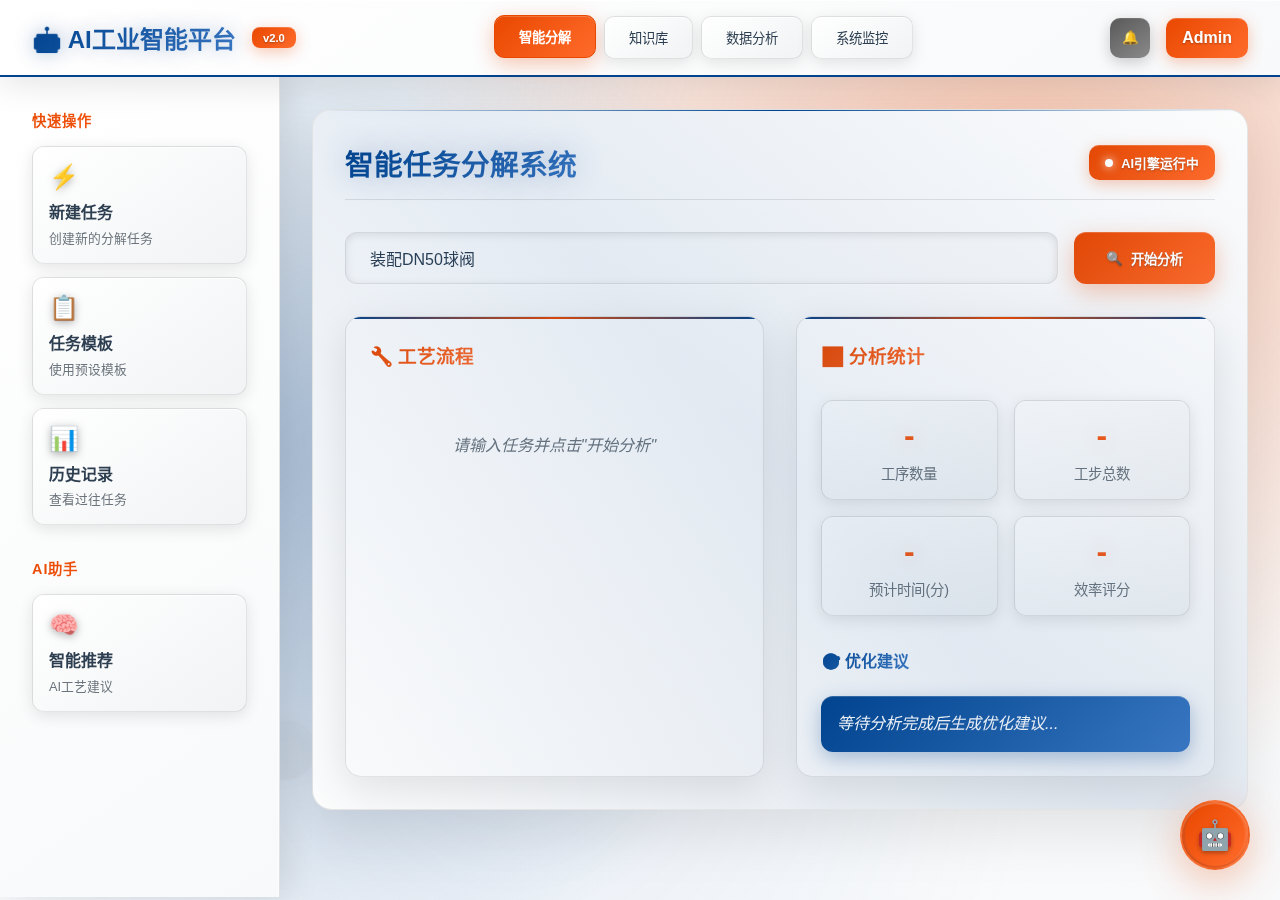
<file: templates/index.html>
<!DOCTYPE html>
<html lang="zh-CN">
<head>
    <meta charset="UTF-8">
    <meta name="viewport" content="width=device-width, initial-scale=1.0">
    <title>AI工业智能平台</title>
    <style>
        * {
            margin: 0;
            padding: 0;
            box-sizing: border-box;
        }

        :root {
            /* 使用标准品牌色彩 */
            --primary-blue: #00438e;
            --primary-orange: #e94800;
            --primary-gray: #595959;
            --light-blue: #3d7bc6;
            --light-orange: #ff6b2b;
            --light-gray: #8a8a8a;
            --dark-bg: #ffffff;
            --darker-bg: #f8f9fa;
            --card-bg: #ffffff;
            --white: #ffffff;
            --text-primary: #2c3e50;
            --text-secondary: #6c757d;
            --light-white: rgba(44, 62, 80, 0.9);
            --border-color: rgba(0, 0, 0, 0.1);
            --glow-blue: rgba(0, 67, 142, 0.3);
            --glow-orange: rgba(233, 72, 0, 0.3);
            --shadow-light: rgba(0, 0, 0, 0.1);
            --shadow-medium: rgba(0, 0, 0, 0.15);
            --shadow-heavy: rgba(0, 0, 0, 0.2);
        }

        body {
            font-family: -apple-system, BlinkMacSystemFont, 'Segoe UI', Roboto, sans-serif;
            background: linear-gradient(135deg, #ffffff 0%, #f8f9fa 100%);
            color: var(--text-primary);
            min-height: 100vh;
            overflow-x: hidden;
            position: relative;
        }

        /* 科技感背景 */
        body::before {
            content: '';
            position: fixed;
            top: 0;
            left: 0;
            width: 100%;
            height: 100%;
            background:
                radial-gradient(circle at 20% 50%, var(--glow-blue) 0%, transparent 50%),
                radial-gradient(circle at 80% 20%, var(--glow-orange) 0%, transparent 50%),
                radial-gradient(circle at 40% 80%, rgba(61, 123, 198, 0.1) 0%, transparent 50%);
            z-index: -2;
            animation: backgroundShift 20s ease-in-out infinite;
        }

        @keyframes backgroundShift {
            0%, 100% { opacity: 0.1; }
            50% { opacity: 0.3; }
        }

        /* 增强的背景动画 */
        .background-animation {
            position: fixed;
            top: 0;
            left: 0;
            width: 100%;
            height: 100%;
            z-index: -1;
            opacity: 0.1;
        }

        .floating-shapes {
            position: absolute;
            width: 100%;
            height: 100%;
        }

        .shape {
            position: absolute;
            background: linear-gradient(45deg, var(--primary-blue), var(--light-blue));
            border-radius: 50%;
            animation: float 25s infinite ease-in-out;
            box-shadow: 0 0 30px var(--glow-blue);
            filter: blur(1px);
            opacity: 0.6;
        }

        .shape:nth-child(1) {
            width: 80px; height: 80px; top: 20%; left: 10%;
            animation-delay: 0s;
            background: linear-gradient(45deg, var(--primary-orange), var(--light-orange));
            box-shadow: 0 0 30px var(--glow-orange);
        }
        .shape:nth-child(2) {
            width: 120px; height: 120px; top: 60%; left: 80%;
            animation-delay: 8s;
        }
        .shape:nth-child(3) {
            width: 60px; height: 60px; top: 80%; left: 20%;
            animation-delay: 16s;
            background: linear-gradient(45deg, var(--primary-gray), var(--light-gray));
            box-shadow: 0 0 30px rgba(89, 89, 89, 0.4);
        }

        @keyframes float {
            0%, 100% {
                transform: translateY(0px) rotate(0deg);
                opacity: 0.3;
            }
            50% {
                transform: translateY(-80px) rotate(180deg);
                opacity: 0.7;
            }
        }

        /* 立体化顶部导航 */
        .platform-header {
            background: linear-gradient(145deg, #ffffff, #f8f9fa);
            border-bottom: 2px solid var(--primary-blue);
            padding: 1rem 2rem;
            display: flex;
            justify-content: space-between;
            align-items: center;
            position: sticky;
            top: 0;
            z-index: 100;
            box-shadow:
                0 8px 32px var(--shadow-light),
                inset 0 1px 0 rgba(255, 255, 255, 0.8);
            backdrop-filter: blur(10px);
        }

        .logo-section {
            display: flex;
            align-items: center;
            gap: 1rem;
        }

        .logo-section h1 {
            font-size: 1.5rem;
            background: linear-gradient(135deg, var(--primary-blue), var(--light-blue));
            -webkit-background-clip: text;
            -webkit-text-fill-color: transparent;
            background-clip: text;
            font-weight: 700;
            text-shadow: 0 0 20px var(--glow-blue);
        }

        .version {
            background: linear-gradient(135deg, var(--primary-orange), var(--light-orange));
            color: var(--white);
            padding: 0.3rem 0.7rem;
            border-radius: 8px;
            font-size: 0.7rem;
            font-weight: 600;
            box-shadow:
                0 4px 15px var(--glow-orange),
                inset 0 1px 0 rgba(255, 255, 255, 0.2);
            text-shadow: 0 1px 2px rgba(0, 0, 0, 0.3);
        }

        .main-nav {
            display: flex;
            gap: 0.5rem;
        }

        .nav-item {
            background: linear-gradient(145deg, #ffffff, #f1f3f4);
            border: 1px solid var(--border-color);
            color: var(--text-primary);
            padding: 0.7rem 1.5rem;
            border-radius: 10px;
            cursor: pointer;
            transition: all 0.3s cubic-bezier(0.4, 0, 0.2, 1);
            font-weight: 500;
            position: relative;
            overflow: hidden;
            box-shadow:
                0 4px 15px var(--shadow-light),
                inset 0 1px 0 rgba(255, 255, 255, 0.8);
        }

        .nav-item::before {
            content: '';
            position: absolute;
            top: 0;
            left: -100%;
            width: 100%;
            height: 100%;
            background: linear-gradient(90deg, transparent, rgba(255, 255, 255, 0.1), transparent);
            transition: left 0.5s;
        }

        .nav-item:hover::before {
            left: 100%;
        }

        .nav-item:hover {
            background: linear-gradient(135deg, var(--primary-blue), var(--light-blue));
            border-color: var(--primary-blue);
            color: var(--white);
            transform: translateY(-2px);
            box-shadow:
                0 8px 25px var(--glow-blue),
                inset 0 1px 0 rgba(255, 255, 255, 0.2);
        }

        .nav-item.active {
            background: linear-gradient(135deg, var(--primary-orange), var(--light-orange));
            border-color: var(--primary-orange);
            color: var(--white);
            font-weight: 600;
            box-shadow:
                0 6px 20px var(--glow-orange),
                inset 0 1px 0 rgba(255, 255, 255, 0.2);
            transform: translateY(-1px);
        }

        .user-actions {
            display: flex;
            align-items: center;
            gap: 1rem;
        }

        .notification-btn {
            background: linear-gradient(145deg, var(--primary-gray), var(--light-gray));
            border: none;
            color: var(--white);
            width: 40px;
            height: 40px;
            border-radius: 10px;
            cursor: pointer;
            display: flex;
            align-items: center;
            justify-content: center;
            transition: all 0.3s ease;
            box-shadow:
                0 4px 15px rgba(0, 0, 0, 0.2),
                inset 0 1px 0 rgba(255, 255, 255, 0.1);
        }

        .notification-btn:hover {
            background: linear-gradient(145deg, var(--light-gray), var(--primary-gray));
            transform: translateY(-2px) scale(1.05);
            box-shadow:
                0 6px 20px rgba(89, 89, 89, 0.4),
                inset 0 1px 0 rgba(255, 255, 255, 0.2);
        }

        .user-avatar {
            background: linear-gradient(135deg, var(--primary-orange), var(--light-orange));
            color: var(--white);
            padding: 0.7rem 1rem;
            border-radius: 10px;
            font-weight: 600;
            box-shadow:
                0 4px 15px var(--glow-orange),
                inset 0 1px 0 rgba(255, 255, 255, 0.2);
            text-shadow: 0 1px 2px rgba(0, 0, 0, 0.3);
        }

        /* 主工作区 */
        .workspace {
            display: flex;
            min-height: calc(100vh - 80px);
        }

        .sidebar {
            width: 280px;
            background: linear-gradient(145deg, #ffffff, #f8f9fa);
            border-right: 1px solid var(--border-color);
            padding: 2rem;
            box-shadow:
                8px 0 32px var(--shadow-light),
                inset -1px 0 0 rgba(255, 255, 255, 0.5);
        }

        .sidebar-section {
            margin-bottom: 2rem;
        }

        .sidebar-title {
            font-size: 0.9rem;
            background: linear-gradient(135deg, var(--primary-orange), var(--light-orange));
            -webkit-background-clip: text;
            -webkit-text-fill-color: transparent;
            background-clip: text;
            margin-bottom: 1rem;
            text-transform: uppercase;
            font-weight: 600;
            letter-spacing: 1px;
        }

        .quick-action {
            background: linear-gradient(145deg, #ffffff, #f1f3f4);
            border: 1px solid var(--border-color);
            border-radius: 12px;
            padding: 1rem;
            margin-bottom: 0.8rem;
            cursor: pointer;
            transition: all 0.3s cubic-bezier(0.4, 0, 0.2, 1);
            position: relative;
            overflow: hidden;
            box-shadow:
                0 4px 15px var(--shadow-light),
                inset 0 1px 0 rgba(255, 255, 255, 0.8);
        }

        .quick-action::before {
            content: '';
            position: absolute;
            top: 0;
            left: 0;
            right: 0;
            height: 2px;
            background: linear-gradient(90deg, var(--primary-blue), var(--primary-orange));
            transform: scaleX(0);
            transition: transform 0.3s ease;
        }

        .quick-action:hover::before {
            transform: scaleX(1);
        }

        .quick-action:hover {
            background: linear-gradient(135deg, var(--primary-blue), rgba(61, 123, 198, 0.3));
            border-color: var(--primary-blue);
            color: var(--white);
            transform: translateY(-3px);
            box-shadow:
                0 8px 25px var(--glow-blue),
                inset 0 1px 0 rgba(255, 255, 255, 0.2);
        }

        .quick-action-icon {
            font-size: 1.5rem;
            margin-bottom: 0.5rem;
            filter: drop-shadow(0 2px 4px rgba(0, 0, 0, 0.3));
        }

        .quick-action-title {
            font-weight: 600;
            margin-bottom: 0.3rem;
        }

        .quick-action-desc {
            font-size: 0.8rem;
            color: var(--text-secondary);
        }

        /* 内容区域 */
        .content-area {
            flex: 1;
            padding: 2rem;
            overflow-y: auto;
        }

        /* 立体化面板样式 */
        .task-decomposition-panel {
            background: linear-gradient(145deg, #ffffff, #f8f9fa);
            border: 1px solid var(--border-color);
            border-radius: 20px;
            padding: 2rem;
            margin-bottom: 2rem;
            box-shadow:
                0 20px 60px var(--shadow-light),
                inset 0 1px 0 rgba(255, 255, 255, 0.8);
            position: relative;
            overflow: hidden;
        }

        .task-decomposition-panel::before {
            content: '';
            position: absolute;
            top: 0;
            left: 0;
            right: 0;
            height: 1px;
            background: linear-gradient(90deg, transparent, var(--primary-blue), transparent);
        }

        .panel-header {
            display: flex;
            justify-content: space-between;
            align-items: center;
            margin-bottom: 2rem;
            padding-bottom: 1rem;
            border-bottom: 1px solid var(--border-color);
            position: relative;
        }

        .panel-title {
            font-size: 1.8rem;
            font-weight: 700;
            background: linear-gradient(135deg, var(--primary-blue), var(--light-blue));
            -webkit-background-clip: text;
            -webkit-text-fill-color: transparent;
            background-clip: text;
            text-shadow: 0 0 30px var(--glow-blue);
        }

        .ai-status {
            display: flex;
            align-items: center;
            gap: 0.5rem;
            background: linear-gradient(135deg, var(--primary-orange), var(--light-orange));
            color: var(--white);
            padding: 0.5rem 1rem;
            border-radius: 10px;
            font-size: 0.8rem;
            font-weight: 600;
            box-shadow:
                0 4px 15px var(--glow-orange),
                inset 0 1px 0 rgba(255, 255, 255, 0.2);
            text-shadow: 0 1px 2px rgba(0, 0, 0, 0.3);
        }

        .ai-indicator {
            width: 8px;
            height: 8px;
            background: var(--white);
            border-radius: 50%;
            animation: pulse 2s infinite;
            box-shadow: 0 0 10px var(--white);
        }

        @keyframes pulse {
            0%, 100% {
                opacity: 1;
                transform: scale(1);
                box-shadow: 0 0 10px var(--white);
            }
            50% {
                opacity: 0.3;
                transform: scale(1.2);
                box-shadow: 0 0 20px var(--white);
            }
        }

        /* 输入区域 */
        .input-section {
            display: flex;
            gap: 1rem;
            margin-bottom: 2rem;
        }

        .task-input {
            flex: 1;
            background: linear-gradient(145deg, #ffffff, #f8f9fa);
            border: 1px solid var(--border-color);
            border-radius: 12px;
            padding: 1rem 1.5rem;
            color: var(--text-primary);
            font-size: 1rem;
            transition: all 0.3s ease;
            box-shadow:
                inset 0 2px 8px var(--shadow-light),
                0 1px 0 rgba(255, 255, 255, 0.8);
        }

        .task-input:focus {
            outline: none;
            border-color: var(--primary-blue);
            box-shadow:
                inset 0 2px 8px var(--shadow-light),
                0 0 20px var(--glow-blue);
        }

        .task-input::placeholder {
            color: var(--text-secondary);
        }

        .analyze-btn {
            background: linear-gradient(135deg, var(--primary-orange), var(--light-orange));
            border: none;
            color: var(--white);
            padding: 1rem 2rem;
            border-radius: 12px;
            font-weight: 600;
            cursor: pointer;
            transition: all 0.3s cubic-bezier(0.4, 0, 0.2, 1);
            display: flex;
            align-items: center;
            gap: 0.5rem;
            box-shadow:
                0 8px 25px var(--glow-orange),
                inset 0 1px 0 rgba(255, 255, 255, 0.2);
            text-shadow: 0 1px 2px rgba(0, 0, 0, 0.3);
            position: relative;
            overflow: hidden;
        }

        .analyze-btn::before {
            content: '';
            position: absolute;
            top: 0;
            left: -100%;
            width: 100%;
            height: 100%;
            background: linear-gradient(90deg, transparent, rgba(255, 255, 255, 0.2), transparent);
            transition: left 0.5s;
        }

        .analyze-btn:hover::before {
            left: 100%;
        }

        .analyze-btn:hover {
            background: linear-gradient(135deg, var(--light-orange), var(--primary-orange));
            transform: translateY(-2px) scale(1.02);
            box-shadow:
                0 12px 35px var(--glow-orange),
                inset 0 1px 0 rgba(255, 255, 255, 0.3);
        }

        /* 结果展示区域 */
        .results-grid {
            display: grid;
            grid-template-columns: 1fr 1fr;
            gap: 2rem;
            margin-top: 2rem;
        }

        .process-flow-panel, .stats-panel {
            background: linear-gradient(145deg, #ffffff, #f8f9fa);
            border: 1px solid var(--border-color);
            border-radius: 16px;
            padding: 1.5rem;
            box-shadow:
                0 12px 40px var(--shadow-light),
                inset 0 1px 0 rgba(255, 255, 255, 0.8);
            position: relative;
            overflow: hidden;
        }

        .process-flow-panel::before,
        .stats-panel::before {
            content: '';
            position: absolute;
            top: 0;
            left: 0;
            right: 0;
            height: 2px;
            background: linear-gradient(90deg, var(--primary-blue), var(--primary-orange), var(--primary-blue));
        }

        .process-step {
            background: linear-gradient(145deg, #ffffff, #f1f3f4);
            border: 1px solid var(--border-color);
            border-left: 4px solid var(--primary-orange);
            border-radius: 12px;
            padding: 1rem;
            margin-bottom: 1rem;
            transition: all 0.3s cubic-bezier(0.4, 0, 0.2, 1);
            cursor: pointer;
            position: relative;
            overflow: hidden;
            box-shadow:
                0 4px 15px var(--shadow-light),
                inset 0 1px 0 rgba(255, 255, 255, 0.8);
        }

        .process-step:hover {
            background: linear-gradient(135deg, var(--primary-blue), rgba(61, 123, 198, 0.9));
            border-color: var(--primary-blue);
            color: var(--white);
            transform: translateX(8px) translateY(-2px);
            box-shadow:
                0 8px 25px var(--glow-blue),
                inset 0 1px 0 rgba(255, 255, 255, 0.2);
        }

        .step-number {
            background: linear-gradient(135deg, var(--primary-orange), var(--light-orange));
            color: var(--white);
            width: 30px;
            height: 30px;
            border-radius: 8px;
            display: flex;
            align-items: center;
            justify-content: center;
            font-weight: bold;
            float: left;
            margin-right: 1rem;
            margin-top: 0.2rem;
            box-shadow:
                0 4px 12px var(--glow-orange),
                inset 0 1px 0 rgba(255, 255, 255, 0.2);
            text-shadow: 0 1px 2px rgba(0, 0, 0, 0.3);
        }

        .step-content h4 {
            background: linear-gradient(135deg, var(--primary-blue), var(--light-blue));
            -webkit-background-clip: text;
            -webkit-text-fill-color: transparent;
            background-clip: text;
            margin-bottom: 0.5rem;
        }

        .step-description {
            color: var(--text-secondary);
            line-height: 1.5;
        }

        /* 统计面板 */
        .stats-grid {
            display: grid;
            grid-template-columns: 1fr 1fr;
            gap: 1rem;
            margin-top: 1rem;
        }

        .stat-item {
            background: linear-gradient(145deg, #ffffff, #f1f3f4);
            border: 1px solid var(--border-color);
            border-radius: 12px;
            padding: 1rem;
            text-align: center;
            transition: all 0.3s ease;
            box-shadow:
                0 4px 15px var(--shadow-light),
                inset 0 1px 0 rgba(255, 255, 255, 0.8);
            position: relative;
            overflow: hidden;
        }

        .stat-item:hover {
            transform: translateY(-3px) scale(1.02);
            box-shadow:
                0 8px 25px var(--shadow-medium),
                inset 0 1px 0 rgba(255, 255, 255, 0.9);
        }

        .stat-value {
            font-size: 2rem;
            font-weight: 700;
            background: linear-gradient(135deg, var(--primary-orange), var(--light-orange));
            -webkit-background-clip: text;
            -webkit-text-fill-color: transparent;
            background-clip: text;
            margin-bottom: 0.5rem;
            text-shadow: 0 0 20px var(--glow-orange);
        }

        .stat-label {
            color: var(--text-secondary);
            font-size: 0.9rem;
        }

        /* 知识库样式 */
        .knowledge-base-panel {
            background: linear-gradient(145deg, #ffffff, #f8f9fa);
            border: 1px solid var(--border-color);
            border-radius: 20px;
            padding: 2rem;
            box-shadow:
                0 20px 60px var(--shadow-light),
                inset 0 1px 0 rgba(255, 255, 255, 0.8);
            position: relative;
            overflow: hidden;
        }

        .knowledge-main-grid {
            display: grid;
            grid-template-columns: 1fr 1fr;
            gap: 2rem;
            margin-bottom: 2rem;
        }

        .knowledge-panel {
            background: linear-gradient(145deg, #ffffff, #f8f9fa);
            border: 1px solid var(--border-color);
            border-radius: 16px;
            padding: 1.5rem;
            box-shadow:
                0 12px 40px var(--shadow-light),
                inset 0 1px 0 rgba(255, 255, 255, 0.8);
        }

        .kb-tabs {
            display: flex;
            gap: 4px;
            margin-bottom: 20px;
            border-bottom: 1px solid var(--border-color);
        }

        .kb-tab {
            padding: 10px 20px;
            cursor: pointer;
            border-radius: 10px 10px 0 0;
            transition: all 0.3s ease;
            font-weight: 600;
            color: var(--text-primary);
            background: linear-gradient(145deg, #ffffff, #f1f3f4);
            border: 1px solid var(--border-color);
            border-bottom: none;
            box-shadow:
                0 2px 8px var(--shadow-light),
                inset 0 1px 0 rgba(255, 255, 255, 0.8);
        }

        .kb-tab.active {
            background: linear-gradient(135deg, var(--primary-blue), var(--light-blue));
            color: var(--white);
            border-color: var(--primary-blue);
            box-shadow:
                0 4px 15px var(--glow-blue),
                inset 0 1px 0 rgba(255, 255, 255, 0.2);
        }

        .kb-tab-content {
            display: none;
        }

        .kb-tab-content.active {
            display: block;
        }

        .kb-btn {
            background: linear-gradient(135deg, var(--primary-blue), var(--light-blue));
            border: none;
            color: var(--white);
            padding: 0.8rem 1.5rem;
            border-radius: 10px;
            font-weight: 600;
            cursor: pointer;
            transition: all 0.3s ease;
            display: flex;
            align-items: center;
            gap: 0.5rem;
            width: 100%;
            justify-content: center;
            box-shadow:
                0 6px 20px var(--glow-blue),
                inset 0 1px 0 rgba(255, 255, 255, 0.2);
            text-shadow: 0 1px 2px rgba(0, 0, 0, 0.3);
        }

        .kb-btn:hover {
            background: linear-gradient(135deg, var(--light-blue), var(--primary-blue));
            transform: translateY(-2px);
            box-shadow:
                0 8px 25px var(--glow-blue),
                inset 0 1px 0 rgba(255, 255, 255, 0.3);
        }

        .kb-btn-danger {
            background: linear-gradient(135deg, var(--primary-orange), var(--light-orange));
            border: none;
            color: var(--white);
            padding: 0.5rem 1rem;
            border-radius: 8px;
            font-weight: 600;
            cursor: pointer;
            transition: all 0.3s ease;
            display: flex;
            align-items: center;
            gap: 0.5rem;
            box-shadow:
                0 4px 15px var(--glow-orange),
                inset 0 1px 0 rgba(255, 255, 255, 0.2);
        }

        .kb-btn-danger:hover {
            background: linear-gradient(135deg, var(--light-orange), var(--primary-orange));
            transform: translateY(-2px);
            box-shadow:
                0 6px 20px var(--glow-orange),
                inset 0 1px 0 rgba(255, 255, 255, 0.3);
        }

        .form-group {
            margin-bottom: 1rem;
        }

        .form-group label {
            display: block;
            margin-bottom: 0.5rem;
            font-weight: 600;
            color: var(--text-primary);
        }

        .form-group input,
        .form-group textarea,
        .form-group select {
            width: 100%;
            padding: 0.8rem;
            border: 1px solid var(--border-color);
            border-radius: 8px;
            background: linear-gradient(145deg, #ffffff, #f8f9fa);
            color: var(--text-primary);
            transition: all 0.3s ease;
            box-shadow:
                inset 0 2px 8px var(--shadow-light),
                0 1px 0 rgba(255, 255, 255, 0.8);
        }

        .form-group input:focus,
        .form-group textarea:focus,
        .form-group select:focus {
            outline: none;
            border-color: var(--primary-blue);
            box-shadow:
                inset 0 2px 8px var(--shadow-light),
                0 0 15px var(--glow-blue);
        }

        .form-group input::placeholder,
        .form-group textarea::placeholder {
            color: var(--text-secondary);
        }

        .form-group textarea {
            min-height: 100px;
            resize: vertical;
        }

        .documents-list {
            max-height: 400px;
            overflow-y: auto;
        }

        .document-item {
            background: linear-gradient(145deg, #ffffff, #f1f3f4);
            padding: 1rem;
            margin-bottom: 0.8rem;
            border-radius: 10px;
            border: 1px solid var(--border-color);
            transition: all 0.3s ease;
            cursor: pointer;
            box-shadow:
                0 4px 15px var(--shadow-light),
                inset 0 1px 0 rgba(255, 255, 255, 0.8);
        }

        .document-item:hover {
            border-color: var(--primary-blue);
            background: linear-gradient(135deg, var(--primary-blue), rgba(61, 123, 198, 0.9));
            color: var(--white);
            transform: translateY(-2px);
            box-shadow:
                0 8px 25px var(--glow-blue),
                inset 0 1px 0 rgba(255, 255, 255, 0.2);
        }

        .document-item.selected {
            background: linear-gradient(135deg, var(--primary-orange), var(--light-orange));
            border-color: var(--primary-orange);
            color: var(--white);
            box-shadow:
                0 6px 20px var(--glow-orange),
                inset 0 1px 0 rgba(255, 255, 255, 0.2);
        }

        .document-title {
            font-weight: 600;
            color: var(--text-primary);
            margin-bottom: 0.5rem;
        }

        .document-meta {
            font-size: 0.9em;
            color: var(--text-secondary);
            display: flex;
            gap: 15px;
            flex-wrap: wrap;
            align-items: center;
        }

        .meta-item {
            display: flex;
            align-items: center;
            gap: 5px;
        }

        .domain-tag {
            display: inline-block;
            padding: 4px 12px;
            background: linear-gradient(135deg, var(--primary-blue), var(--light-blue));
            color: var(--white);
            border-radius: 6px;
            font-size: 0.8em;
            font-weight: 600;
            box-shadow:
                0 2px 8px var(--glow-blue),
                inset 0 1px 0 rgba(255, 255, 255, 0.2);
        }

        .kb-query-result {
            background: linear-gradient(135deg, var(--primary-blue), var(--light-blue));
            color: var(--white);
            padding: 1.5rem;
            border-radius: 12px;
            border-left: 4px solid var(--primary-orange);
            margin-top: 1rem;
            box-shadow:
                0 8px 25px var(--glow-blue),
                inset 0 1px 0 rgba(255, 255, 255, 0.2);
        }

        .answer-text {
            font-size: 1.1em;
            line-height: 1.8;
            color: var(--white);
            margin-bottom: 1rem;
        }

        .confidence {
            display: inline-block;
            padding: 5px 15px;
            border-radius: 6px;
            font-size: 0.9em;
            font-weight: 600;
            box-shadow:
                0 2px 8px rgba(0, 0, 0, 0.2),
                inset 0 1px 0 rgba(255, 255, 255, 0.2);
        }

        .confidence.high {
            background: linear-gradient(135deg, var(--primary-orange), var(--light-orange));
            color: var(--white);
        }

        .confidence.medium {
            background: linear-gradient(135deg, #ffc107, #ffb300);
            color: var(--dark-bg);
        }

        .confidence.low {
            background: linear-gradient(135deg, var(--primary-gray), var(--light-gray));
            color: var(--white);
        }

        .citations {
            margin-left: 10px;
            font-size: 0.9em;
            color: var(--white);
        }

        .loading {
            display: none;
            text-align: center;
            padding: 20px;
        }

        .loading.active {
            display: block;
        }

        .spinner {
            display: inline-block;
            width: 40px;
            height: 40px;
            border: 4px solid var(--border-color);
            border-top: 4px solid var(--primary-orange);
            border-radius: 50%;
            animation: spin 1s linear infinite;
            box-shadow: 0 0 15px var(--glow-orange);
        }

        @keyframes spin {
            0% { transform: rotate(0deg); }
            100% { transform: rotate(360deg); }
        }

        .mini-spinner {
            width: 16px;
            height: 16px;
            border: 2px solid var(--border-color);
            border-top: 2px solid var(--primary-orange);
            border-radius: 50%;
            animation: spin 1s linear infinite;
            margin-right: 0.5rem;
            box-shadow: 0 0 8px var(--glow-orange);
        }

        .panel-loading {
            display: flex;
            align-items: center;
            background: linear-gradient(135deg, var(--primary-orange), var(--light-orange));
            -webkit-background-clip: text;
            -webkit-text-fill-color: transparent;
            background-clip: text;
            font-size: 0.9rem;
        }

        .placeholder-message {
            text-align: center;
            padding: 2rem;
            color: var(--text-secondary);
            font-style: italic;
        }

        /* 下载按钮样式 */
        .download-btn {
            transition: all 0.3s cubic-bezier(0.4, 0, 0.2, 1);
            position: relative;
            overflow: hidden;
            border: none;
            border-radius: 10px;
            padding: 0.8rem 1.5rem;
            font-weight: 600;
            cursor: pointer;
            display: flex;
            align-items: center;
            gap: 0.5rem;
            color: var(--white);
            box-shadow:
                0 6px 20px rgba(0, 0, 0, 0.2),
                inset 0 1px 0 rgba(255, 255, 255, 0.2);
            text-shadow: 0 1px 2px rgba(0, 0, 0, 0.3);
        }

        .download-btn:hover {
            transform: translateY(-3px) scale(1.02);
        }

        .download-btn:disabled {
            opacity: 0.6;
            cursor: not-allowed;
            transform: none;
        }

        .download-btn.json {
            background: linear-gradient(135deg, var(--primary-blue), var(--light-blue));
        }

        .download-btn.json:hover {
            background: linear-gradient(135deg, var(--light-blue), var(--primary-blue));
            box-shadow:
                0 8px 25px var(--glow-blue),
                inset 0 1px 0 rgba(255, 255, 255, 0.3);
        }

        .download-btn.excel {
            background: linear-gradient(135deg, #28a745, #34ce57);
        }

        .download-btn.excel:hover {
            background: linear-gradient(135deg, #34ce57, #28a745);
            box-shadow:
                0 8px 25px rgba(40, 167, 69, 0.4),
                inset 0 1px 0 rgba(255, 255, 255, 0.3);
        }

        /* 通知样式 */
        .notification {
            position: fixed;
            top: 20px;
            right: 20px;
            background: linear-gradient(145deg, #ffffff, #f8f9fa);
            border: 1px solid var(--border-color);
            border-radius: 12px;
            padding: 1rem 1.5rem;
            color: var(--text-primary);
            z-index: 1001;
            max-width: 400px;
            animation: slideInRight 0.3s ease;
            box-shadow:
                0 12px 40px var(--shadow-medium),
                inset 0 1px 0 rgba(255, 255, 255, 0.8);
            backdrop-filter: blur(10px);
        }

        .notification.success {
            border-left: 4px solid #00ff7f;
            box-shadow:
                0 12px 40px rgba(0, 0, 0, 0.3),
                inset 0 1px 0 rgba(255, 255, 255, 0.1),
                0 0 20px rgba(0, 255, 127, 0.3);
        }

        .notification.error {
            border-left: 4px solid var(--primary-orange);
            box-shadow:
                0 12px 40px rgba(0, 0, 0, 0.3),
                inset 0 1px 0 rgba(255, 255, 255, 0.1),
                0 0 20px var(--glow-orange);
        }

        @keyframes slideInRight {
            from {
                transform: translateX(100%);
                opacity: 0;
            }
            to {
                transform: translateX(0);
                opacity: 1;
            }
        }

        /* 响应式设计 */
        @media (max-width: 768px) {
            .sidebar {
                display: none;
            }

            .results-grid {
                grid-template-columns: 1fr;
            }

            .knowledge-main-grid {
                grid-template-columns: 1fr;
            }

            .input-section {
                flex-direction: column;
            }

            .main-nav {
                display: none;
            }

            .platform-header {
                padding: 1rem;
            }
        }

        /* 优化部分样式 */
        h3 {
            background: linear-gradient(135deg, var(--primary-orange), var(--light-orange));
            -webkit-background-clip: text;
            -webkit-text-fill-color: transparent;
            background-clip: text;
            margin: 0 0 1rem 0;
            font-weight: 600;
        }

        h4 {
            background: linear-gradient(135deg, var(--primary-blue), var(--light-blue));
            -webkit-background-clip: text;
            -webkit-text-fill-color: transparent;
            background-clip: text;
            margin: 0 0 0.5rem 0;
            font-weight: 600;
        }

        /* AI助手按钮 */
        .ai-assistant-fab {
            position: fixed;
            bottom: 30px;
            right: 30px;
            width: 70px;
            height: 70px;
            background: linear-gradient(135deg, var(--primary-orange), var(--light-orange));
            border: 2px solid rgba(255, 255, 255, 0.1);
            border-radius: 50%;
            color: var(--white);
            font-size: 1.8rem;
            cursor: pointer;
            box-shadow:
                0 12px 40px var(--glow-orange),
                0 0 0 0 rgba(233, 72, 0, 0.4),
                inset 0 2px 0 rgba(255, 255, 255, 0.2),
                inset 0 -2px 0 rgba(0, 0, 0, 0.1);
            transition: all 0.4s cubic-bezier(0.4, 0, 0.2, 1);
            z-index: 999;
            display: flex;
            align-items: center;
            justify-content: center;
            text-shadow: 0 2px 4px rgba(0, 0, 0, 0.3);
            animation: aiPulse 3s infinite;
            backdrop-filter: blur(10px);
            overflow: hidden;
        }

        .ai-assistant-fab::before {
            content: '';
            position: absolute;
            top: -50%;
            left: -50%;
            width: 200%;
            height: 200%;
            background: conic-gradient(
                from 0deg,
                transparent,
                rgba(255, 255, 255, 0.1),
                transparent,
                rgba(0, 67, 142, 0.1),
                transparent
            );
            animation: rotate 4s linear infinite;
            z-index: -1;
        }

        .ai-assistant-fab::after {
            content: '';
            position: absolute;
            top: 3px;
            left: 3px;
            right: 3px;
            bottom: 3px;
            background: linear-gradient(135deg, var(--primary-orange), var(--light-orange));
            border-radius: 50%;
            z-index: -1;
        }

        @keyframes rotate {
            0% { transform: rotate(0deg); }
            100% { transform: rotate(360deg); }
        }

        @keyframes aiPulse {
            0%, 100% {
                box-shadow:
                    0 12px 40px var(--glow-orange),
                    0 0 0 0 rgba(233, 72, 0, 0.4),
                    inset 0 2px 0 rgba(255, 255, 255, 0.2),
                    inset 0 -2px 0 rgba(0, 0, 0, 0.1);
            }
            50% {
                box-shadow:
                    0 16px 50px var(--glow-orange),
                    0 0 0 8px rgba(233, 72, 0, 0.1),
                    inset 0 2px 0 rgba(255, 255, 255, 0.3),
                    inset 0 -2px 0 rgba(0, 0, 0, 0.1);
            }
        }

        .ai-assistant-fab:hover {
            background: linear-gradient(135deg, var(--light-orange), var(--primary-orange));
            transform: translateY(-5px) scale(1.15);
            box-shadow:
                0 20px 60px var(--glow-orange),
                0 0 0 12px rgba(233, 72, 0, 0.15),
                inset 0 3px 0 rgba(255, 255, 255, 0.4),
                inset 0 -3px 0 rgba(0, 0, 0, 0.2);
            animation: none;
        }

        .ai-assistant-fab:active {
            transform: translateY(-3px) scale(1.1);
            transition: all 0.1s ease;
        }

        /* AI助手面板容器 */
        .ai-assistant-panel {
            position: fixed;
            top: 0;
            left: 0;
            right: 0;
            bottom: 0;
            background: rgba(0, 0, 0, 0.8);
            z-index: 10000;
            display: none;
            align-items: center;
            justify-content: center;
            backdrop-filter: blur(15px);
            animation: fadeIn 0.3s ease;
        }

        .ai-assistant-panel.active {
            display: flex;
        }

        .ai-assistant-content {
            background: linear-gradient(145deg, #ffffff, #f8f9fa);
            border: 2px solid var(--border-color);
            border-radius: 20px;
            padding: 2rem;
            max-width: 500px;
            max-height: 80vh;
            overflow-y: auto;
            box-shadow:
                0 25px 80px var(--shadow-heavy),
                inset 0 1px 0 rgba(255, 255, 255, 0.8);
            position: relative;
        }

        .ai-assistant-header {
            display: flex;
            justify-content: space-between;
            align-items: center;
            margin-bottom: 1.5rem;
            padding-bottom: 1rem;
            border-bottom: 1px solid var(--border-color);
        }

        .ai-assistant-title {
            background: linear-gradient(135deg, var(--primary-orange), var(--light-orange));
            -webkit-background-clip: text;
            -webkit-text-fill-color: transparent;
            background-clip: text;
            font-size: 1.5rem;
            font-weight: 700;
            margin: 0;
        }

        .ai-assistant-close {
            background: linear-gradient(135deg, var(--primary-gray), var(--light-gray));
            border: none;
            color: var(--white);
            width: 35px;
            height: 35px;
            border-radius: 8px;
            cursor: pointer;
            display: flex;
            align-items: center;
            justify-content: center;
            font-size: 1.2rem;
            transition: all 0.3s ease;
            box-shadow:
                0 4px 15px rgba(0, 0, 0, 0.2),
                inset 0 1px 0 rgba(255, 255, 255, 0.1);
        }

        .ai-assistant-close:hover {
            background: linear-gradient(135deg, var(--light-gray), var(--primary-gray));
            transform: translateY(-2px) scale(1.05);
            box-shadow:
                0 6px 20px rgba(89, 89, 89, 0.4),
                inset 0 1px 0 rgba(255, 255, 255, 0.2);
        }

        @keyframes fadeIn {
            from { opacity: 0; }
            to { opacity: 1; }
        }

        /* 额外的科技感效果 */
        .tech-glow {
            position: relative;
        }

        .tech-glow::after {
            content: '';
            position: absolute;
            top: 0;
            left: 0;
            right: 0;
            bottom: 0;
            background: linear-gradient(45deg, transparent, rgba(0, 67, 142, 0.1), transparent);
            pointer-events: none;
            animation: techScan 3s infinite;
        }

        @keyframes techScan {
            0% { transform: translateX(-100%); }
            100% { transform: translateX(100%); }
        }
    </style>
</head>
<body>
    <!-- 科技感背景动画 -->
    <div class="background-animation">
        <div class="floating-shapes">
            <div class="shape"></div>
            <div class="shape"></div>
            <div class="shape"></div>
        </div>
    </div>

    <!-- 顶部导航 -->
    <header class="platform-header">
        <div class="logo-section">
            <h1>🤖 AI工业智能平台</h1>
            <span class="version">v2.0</span>
        </div>
        <nav class="main-nav">
            <button class="nav-item active" onclick="switchTab('decomposition')">智能分解</button>
            <button class="nav-item" onclick="switchTab('knowledge')">知识库</button>
            <button class="nav-item" onclick="switchTab('analytics')">数据分析</button>
            <button class="nav-item" onclick="switchTab('monitoring')">系统监控</button>
        </nav>
        <div class="user-actions">
            <button class="notification-btn">🔔</button>
            <div class="user-avatar">Admin</div>
        </div>
    </header>

    <!-- 主工作区 -->
    <main class="workspace">
        <!-- 侧边栏 -->
        <aside class="sidebar">
            <div class="sidebar-section">
                <div class="sidebar-title">快速操作</div>
                <div class="quick-action" onclick="newTask()">
                    <div class="quick-action-icon">⚡</div>
                    <div class="quick-action-title">新建任务</div>
                    <div class="quick-action-desc">创建新的分解任务</div>
                </div>
                <div class="quick-action" onclick="openTemplates()">
                    <div class="quick-action-icon">📋</div>
                    <div class="quick-action-title">任务模板</div>
                    <div class="quick-action-desc">使用预设模板</div>
                </div>
                <div class="quick-action" onclick="viewHistory()">
                    <div class="quick-action-icon">📊</div>
                    <div class="quick-action-title">历史记录</div>
                    <div class="quick-action-desc">查看过往任务</div>
                </div>
            </div>

            <div class="sidebar-section" id="knowledgeSection" style="display: none;">
                <div class="sidebar-title">知识库</div>
                <div class="quick-action" onclick="addNewDocument()">
                    <div class="quick-action-icon">📝</div>
                    <div class="quick-action-title">添加文档</div>
                    <div class="quick-action-desc">上传新的知识文档</div>
                </div>
                <div class="quick-action" onclick="refreshKnowledgeBase()">
                    <div class="quick-action-icon">🔄</div>
                    <div class="quick-action-title">刷新数据</div>
                    <div class="quick-action-desc">重新加载知识库</div>
                </div>
            </div>

            <div class="sidebar-section">
                <div class="sidebar-title">AI助手</div>
                <div class="quick-action" onclick="openAIAssistant()">
                    <div class="quick-action-icon">🧠</div>
                    <div class="quick-action-title">智能推荐</div>
                    <div class="quick-action-desc">AI工艺建议</div>
                </div>
            </div>
        </aside>

        <!-- 内容区域 -->
        <section class="content-area" id="mainContent">
            <!-- 默认显示任务分解模块 -->
            <div class="task-decomposition-panel tech-glow">
                <div class="panel-header">
                    <h2 class="panel-title">智能任务分解系统</h2>
                    <div class="ai-status">
                        <div class="ai-indicator"></div>
                        AI引擎运行中
                    </div>
                </div>

                <div class="input-section">
                    <input type="text" class="task-input" placeholder="请输入装配任务，例如：装配DN50球阀" value="装配DN50球阀" id="taskInput">
                    <button class="analyze-btn" onclick="analyzeTask()">
                        <span>🔍</span>
                        开始分析
                    </button>
                </div>

                <div class="results-grid">
                    <!-- 工艺流程 -->
                    <div class="process-flow-panel">
                        <div style="display: flex; justify-content: space-between; align-items: center; margin-bottom: 1rem;">
                            <h3>🔧 工艺流程</h3>
                            <div class="panel-loading" id="processLoading" style="display: none;">
                                <div class="mini-spinner"></div>
                                <span style="margin-left: 0.5rem; font-size: 0.8rem;">分析中...</span>
                            </div>
                        </div>
                        <div id="processSteps">
                            <div class="placeholder-message">
                                <span>请输入任务并点击"开始分析"</span>
                            </div>
                        </div>
                    </div>

                    <!-- 统计信息 -->
                    <div class="stats-panel">
                        <div style="display: flex; justify-content: space-between; align-items: center; margin-bottom: 1rem;">
                            <h3>📊 分析统计</h3>
                            <div class="panel-loading" id="statsLoading" style="display: none;">
                                <div class="mini-spinner"></div>
                                <span style="margin-left: 0.5rem; font-size: 0.8rem;">计算中...</span>
                            </div>
                        </div>
                        <div class="stats-grid">
                            <div class="stat-item">
                                <div class="stat-value" id="processCount">-</div>
                                <div class="stat-label">工序数量</div>
                            </div>
                            <div class="stat-item">
                                <div class="stat-value" id="stepCount">-</div>
                                <div class="stat-label">工步总数</div>
                            </div>
                            <div class="stat-item">
                                <div class="stat-value" id="estimatedTime">-</div>
                                <div class="stat-label">预计时间(分)</div>
                            </div>
                            <div class="stat-item">
                                <div class="stat-value" id="efficiencyScore">-</div>
                                <div class="stat-label">效率评分</div>
                            </div>
                        </div>

                        <div style="margin-top: 2rem;" id="optimizationSection">
                            <div style="display: flex; justify-content: space-between; align-items: center; margin-bottom: 1rem;">
                                <h4>🎯 优化建议</h4>
                                <div class="panel-loading" id="optimizationLoading" style="display: none;">
                                    <div class="mini-spinner"></div>
                                    <span style="margin-left: 0.5rem; font-size: 0.8rem;">生成中...</span>
                                </div>
                            </div>
                            <div id="optimizationContent" style="background: linear-gradient(135deg, var(--primary-blue), var(--light-blue)); color: var(--white); border-radius: 12px; padding: 1rem; box-shadow: 0 6px 20px var(--glow-blue), inset 0 1px 0 rgba(255, 255, 255, 0.2);">
                                <p style="line-height: 1.5; margin: 0; font-style: italic; color: var(--white);">
                                    等待分析完成后生成优化建议...
                                </p>
                            </div>
                        </div>

                        <!-- 下载按钮区域 -->
                        <div style="margin-top: 2rem; display: none;" id="downloadSection">
                            <h4>📥 结果导出</h4>
                            <div style="display: flex; gap: 1rem; flex-wrap: wrap; margin-top: 1rem;">
                                <button class="download-btn json" onclick="downloadJSON()">
                                    <span>📄</span>
                                    下载JSON
                                </button>
                                <button class="download-btn excel" onclick="downloadExcel()">
                                    <span>📊</span>
                                    下载Excel
                                </button>
                            </div>
                        </div>
                    </div>
                </div>
            </div>
        </section>
    </main>

    <script>
        // 全局变量存储当前任务数据
        let currentTaskData = null;
        let currentTaskName = '';
        let kbAllDocuments = [];
        let kbSelectedDocIds = new Set();

        // 导航切换
        function switchTab(tab) {
            // 移除所有active状态
            document.querySelectorAll('.nav-item').forEach(item => {
                item.classList.remove('active');
            });

            // 设置当前按钮为active
            event.target.classList.add('active');

            // 显示/隐藏侧边栏对应部分
            const knowledgeSection = document.getElementById('knowledgeSection');
            if (tab === 'knowledge') {
                knowledgeSection.style.display = 'block';
            } else {
                knowledgeSection.style.display = 'none';
            }

            // 显示对应的内容区域
            switch(tab) {
                case 'decomposition':
                    showDecompositionTab();
                    break;
                case 'knowledge':
                    showKnowledgeTab();
                    break;
                case 'analytics':
                    showAnalyticsTab();
                    break;
                case 'monitoring':
                    showMonitoringTab();
                    break;
            }
        }

        // 显示任务分解标签页
        function showDecompositionTab() {
            const contentArea = document.getElementById('mainContent');
            contentArea.innerHTML = `
                <!-- 任务分解模块 -->
                <div class="task-decomposition-panel tech-glow">
                    <div class="panel-header">
                        <h2 class="panel-title">智能任务分解系统</h2>
                        <div class="ai-status">
                            <div class="ai-indicator"></div>
                            AI引擎运行中
                        </div>
                    </div>

                    <div class="input-section">
                        <input type="text" class="task-input" placeholder="请输入装配任务，例如：装配DN50球阀" value="装配DN50球阀" id="taskInput">
                        <button class="analyze-btn" onclick="analyzeTask()">
                            <span>🔍</span>
                            开始分析
                        </button>
                    </div>

                    <div class="results-grid">
                        <!-- 工艺流程 -->
                        <div class="process-flow-panel">
                            <div style="display: flex; justify-content: space-between; align-items: center; margin-bottom: 1rem;">
                                <h3>🔧 工艺流程</h3>
                                <div class="panel-loading" id="processLoading" style="display: none;">
                                    <div class="mini-spinner"></div>
                                    <span style="margin-left: 0.5rem; font-size: 0.8rem;">分析中...</span>
                                </div>
                            </div>
                            <div id="processSteps">
                                <div class="placeholder-message">
                                    <span>请输入任务并点击"开始分析"</span>
                                </div>
                            </div>
                        </div>

                        <!-- 统计信息 -->
                        <div class="stats-panel">
                            <div style="display: flex; justify-content: space-between; align-items: center; margin-bottom: 1rem;">
                                <h3>📊 分析统计</h3>
                                <div class="panel-loading" id="statsLoading" style="display: none;">
                                    <div class="mini-spinner"></div>
                                    <span style="margin-left: 0.5rem; font-size: 0.8rem;">计算中...</span>
                                </div>
                            </div>
                            <div class="stats-grid">
                                <div class="stat-item">
                                    <div class="stat-value" id="processCount">-</div>
                                    <div class="stat-label">工序数量</div>
                                </div>
                                <div class="stat-item">
                                    <div class="stat-value" id="stepCount">-</div>
                                    <div class="stat-label">工步总数</div>
                                </div>
                                <div class="stat-item">
                                    <div class="stat-value" id="estimatedTime">-</div>
                                    <div class="stat-label">预计时间(分)</div>
                                </div>
                                <div class="stat-item">
                                    <div class="stat-value" id="efficiencyScore">-</div>
                                    <div class="stat-label">效率评分</div>
                                </div>
                            </div>

                            <div style="margin-top: 2rem;" id="optimizationSection">
                                <div style="display: flex; justify-content: space-between; align-items: center; margin-bottom: 1rem;">
                                    <h4>🎯 优化建议</h4>
                                    <div class="panel-loading" id="optimizationLoading" style="display: none;">
                                        <div class="mini-spinner"></div>
                                        <span style="margin-left: 0.5rem; font-size: 0.8rem;">生成中...</span>
                                    </div>
                                </div>
                                <div id="optimizationContent" style="background: linear-gradient(135deg, var(--primary-blue), var(--light-blue)); color: var(--white); border-radius: 12px; padding: 1rem; box-shadow: 0 6px 20px var(--glow-blue), inset 0 1px 0 rgba(255, 255, 255, 0.2);">
                                    <p style="line-height: 1.5; margin: 0; font-style: italic; color: var(--white);">
                                        等待分析完成后生成优化建议...
                                    </p>
                                </div>
                            </div>

                            <!-- 下载按钮区域 -->
                            <div style="margin-top: 2rem; display: none;" id="downloadSection">
                                <h4>📥 结果导出</h4>
                                <div style="display: flex; gap: 1rem; flex-wrap: wrap; margin-top: 1rem;">
                                    <button class="download-btn json" onclick="downloadJSON()">
                                        <span>📄</span>
                                        下载JSON
                                    </button>
                                    <button class="download-btn excel" onclick="downloadExcel()">
                                        <span>📊</span>
                                        下载Excel
                                    </button>
                                </div>
                            </div>
                        </div>
                    </div>
                </div>
            `;
        }

        // 显示知识库标签页
        function showKnowledgeTab() {
            const contentArea = document.getElementById('mainContent');
            contentArea.innerHTML = `
                <!-- 知识库模块 -->
                <div class="knowledge-base-panel tech-glow">
                    <div class="panel-header">
                        <h2 class="panel-title">RAG专家知识库系统</h2>
                        <div class="ai-status">
                            <div class="ai-indicator"></div>
                            DeepSeek-V3驱动
                        </div>
                    </div>

                    <!-- 统计信息 -->
                    <div class="stats-panel" style="margin-bottom: 2rem;">
                        <h3>📊 知识库统计</h3>
                        <div class="stats-grid" id="kbStatsGrid">
                            <div class="stat-item">
                                <div class="stat-value" id="totalDocs">-</div>
                                <div class="stat-label">文档总数</div>
                            </div>
                            <div class="stat-item">
                                <div class="stat-value" id="totalDomains">-</div>
                                <div class="stat-label">领域数量</div>
                            </div>
                            <div class="stat-item">
                                <div class="stat-value" id="totalWords">-</div>
                                <div class="stat-label">总词数</div>
                            </div>
                            <div class="stat-item">
                                <div class="stat-value" id="totalTokens">-</div>
                                <div class="stat-label">总Token数</div>
                            </div>
                        </div>
                    </div>

                    <div class="knowledge-main-grid">
                        <!-- 添加文档 -->
                        <div class="knowledge-panel">
                            <h3>📝 添加文档</h3>

                            <div class="kb-tabs">
                                <div class="kb-tab active" onclick="switchKBTab('text', event)">文本</div>
                                <div class="kb-tab" onclick="switchKBTab('url', event)">URL</div>
                                <div class="kb-tab" onclick="switchKBTab('file', event)">文件</div>
                            </div>

                            <!-- 文本输入 -->
                            <div id="textKBTab" class="kb-tab-content active">
                                <form id="kbTextForm" onsubmit="addTextDocument(event)">
                                    <div class="form-group">
                                        <label>文档标题</label>
                                        <input type="text" name="title" required placeholder="请输入文档标题">
                                    </div>
                                    <div class="form-group">
                                        <label>专业领域</label>
                                        <input type="text" name="domain" required placeholder="如：阀门制造、工艺流程等">
                                    </div>
                                    <div class="form-group">
                                        <label>文档内容</label>
                                        <textarea name="text" required placeholder="请输入或粘贴文档内容..." rows="8"></textarea>
                                    </div>
                                    <div class="form-group">
                                        <label>版本号</label>
                                        <input type="text" name="version" value="1.0" placeholder="1.0">
                                    </div>
                                    <button type="submit" class="kb-btn">
                                        <span>💾</span>
                                        添加文本文档
                                    </button>
                                </form>
                            </div>

                            <!-- URL输入 -->
                            <div id="urlKBTab" class="kb-tab-content">
                                <form id="kbUrlForm" onsubmit="addUrlDocument(event)">
                                    <div class="form-group">
                                        <label>PDF URL</label>
                                        <input type="url" name="url" required placeholder="https://example.com/document.pdf">
                                    </div>
                                    <div class="form-group">
                                        <label>文档标题</label>
                                        <input type="text" name="title" required placeholder="请输入文档标题">
                                    </div>
                                    <div class="form-group">
                                        <label>专业领域</label>
                                        <input type="text" name="domain" required placeholder="如：阀门制造、工艺流程等">
                                    </div>
                                    <div class="form-group">
                                        <label>最大页数（可选）</label>
                                        <input type="number" name="max_pages" min="1" placeholder="留空表示处理全部页面">
                                    </div>
                                    <div class="form-group">
                                        <label>版本号</label>
                                        <input type="text" name="version" value="1.0" placeholder="1.0">
                                    </div>
                                    <button type="submit" class="kb-btn">
                                        <span>🌐</span>
                                        从URL添加
                                    </button>
                                </form>
                            </div>

                            <!-- 文件上传 -->
                            <div id="fileKBTab" class="kb-tab-content">
                                <form id="kbFileForm" onsubmit="addFileDocument(event)">
                                    <div class="form-group">
                                        <label>选择PDF文件</label>
                                        <input type="file" name="file" accept=".pdf" required style="color: white;">
                                    </div>
                                    <div class="form-group">
                                        <label>文档标题</label>
                                        <input type="text" name="title" required placeholder="请输入文档标题">
                                    </div>
                                    <div class="form-group">
                                        <label>专业领域</label>
                                        <input type="text" name="domain" required placeholder="如：阀门制造、工艺流程等">
                                    </div>
                                    <div class="form-group">
                                        <label>最大页数（可选）</label>
                                        <input type="number" name="max_pages" min="1" placeholder="留空表示全部页面">
                                    </div>
                                    <div class="form-group">
                                        <label>版本号</label>
                                        <input type="text" name="version" value="1.0" placeholder="1.0">
                                    </div>
                                    <button type="submit" class="kb-btn">
                                        <span>📁</span>
                                        上传文件
                                    </button>
                                </form>
                            </div>

                            <div class="loading" id="kbAddLoading">
                                <div class="spinner"></div>
                                <p>正在处理文档，请稍候...</p>
                            </div>
                        </div>

                        <!-- 智能问答 -->
                        <div class="knowledge-panel">
                            <h3>❓ 智能问答</h3>

                            <form id="kbQueryForm" onsubmit="queryKnowledge(event)">
                                <div class="form-group">
                                    <label>查询范围</label>
                                    <select id="kbQueryScope" onchange="updateKBQueryScope()">
                                        <option value="all">全部文档</option>
                                        <option value="domain">指定领域</option>
                                        <option value="docs">指定文档</option>
                                    </select>
                                </div>

                                <div class="form-group" id="kbDomainSelect" style="display: none;">
                                    <label>选择领域</label>
                                    <select id="kbDomainFilter">
                                        <option value="">请选择领域</option>
                                    </select>
                                </div>

                                <div class="form-group" id="kbDocsSelect" style="display: none;">
                                    <label>选择文档（可多选）</label>
                                    <div class="documents-list" id="kbDocsList" style="max-height: 200px; overflow-y: auto;">
                                        <!-- 动态加载文档列表 -->
                                    </div>
                                </div>

                                <div class="form-group">
                                    <label>搜索深度</label>
                                    <input type="range" id="kbMaxDepth" min="1" max="5" value="2" oninput="updateKBDepthLabel(this.value)">
                                    <span id="kbDepthLabel" style="color: var(--primary-orange);">深度: 2</span>
                                </div>

                                <div class="form-group">
                                    <label>输入你的问题</label>
                                    <textarea name="question" required placeholder="请输入你想了解的问题..." rows="4"></textarea>
                                </div>

                                <button type="submit" class="kb-btn">
                                    <span>🔍</span>
                                    开始查询
                                </button>
                            </form>

                            <div class="loading" id="kbQueryLoading">
                                <div class="spinner"></div>
                                <p>正在搜索答案，请稍候...</p>
                            </div>

                            <div id="kbQueryResult" style="display: none;">
                                <!-- 查询结果将显示在这里 -->
                            </div>
                        </div>
                    </div>

                    <!-- 文档管理 -->
                    <div class="knowledge-panel" style="margin-top: 2rem;">
                        <div style="display: flex; justify-content: space-between; align-items: center; margin-bottom: 1rem;">
                            <h3 style="margin: 0;">📚 文档管理</h3>
                            <div style="display: flex; gap: 1rem; align-items: center;">
                                <input type="text" id="kbSearchDocs" placeholder="搜索文档..." style="padding: 0.5rem; border: 1px solid var(--border-color); border-radius: 8px; background: linear-gradient(145deg, var(--darker-bg), var(--card-bg)); color: white; box-shadow: inset 0 2px 8px rgba(0, 0, 0, 0.2), 0 1px 0 rgba(255, 255, 255, 0.1);" oninput="filterKBDocuments()">
                                <button onclick="loadKBDocuments()" class="kb-btn" style="padding: 0.5rem 1rem; font-size: 0.9rem;">
                                    <span>🔄</span>
                                    刷新
                                </button>
                            </div>
                        </div>

                        <div class="documents-list" id="kbDocumentsList">
                            <!-- 文档列表将显示在这里 -->
                        </div>
                    </div>
                </div>
            `;

            // 初始化知识库
            initKnowledgeBase();
        }

        // 显示数据分析标签页
        function showAnalyticsTab() {
            const contentArea = document.getElementById('mainContent');
            contentArea.innerHTML = `
                <div class="task-decomposition-panel tech-glow">
                    <div class="panel-header">
                        <h2 class="panel-title">数据分析中心</h2>
                        <div class="ai-status">
                            <div class="ai-indicator"></div>
                            分析引擎运行中
                        </div>
                    </div>
                    <div style="text-align: center; padding: 3rem; color: var(--text-secondary);">
                        <h3>🚧 功能开发中</h3>
                        <p>数据分析功能正在开发中，敬请期待...</p>
                    </div>
                </div>
            `;
        }

        // 显示系统监控标签页
        function showMonitoringTab() {
            const contentArea = document.getElementById('mainContent');
            contentArea.innerHTML = `
                <div class="task-decomposition-panel tech-glow">
                    <div class="panel-header">
                        <h2 class="panel-title">系统监控中心</h2>
                        <div class="ai-status">
                            <div class="ai-indicator"></div>
                            监控系统运行中
                        </div>
                    </div>
                    <div style="text-align: center; padding: 3rem; color: var(--text-secondary);">
                        <h3>🚧 功能开发中</h3>
                        <p>系统监控功能正在开发中，敬请期待...</p>
                    </div>
                </div>
            `;
        }

        // 任务分析功能
        function analyzeTask() {
            const taskInput = document.getElementById('taskInput');
            const task = taskInput.value;

            if (!task.trim()) {
                showNotification('请输入任务描述', 'error');
                return;
            }

            currentTaskName = task;
            showPanelLoading();

            // 调用原有的任务分解API
            fetch(`/api/decompose/json?task=${encodeURIComponent(task)}`)
                .then(response => response.json())
                .then(data => {
                    currentTaskData = data;
                    hidePanelLoading();
                    displayProcessResults(data);
                    updateStatistics(data);
                    generateOptimization(data);
                    showDownloadSection();
                    showNotification('任务分解完成！', 'success');
                })
                .catch(error => {
                    hidePanelLoading();
                    console.error('任务分解失败:', error);
                    showNotification('任务分解失败，请重试', 'error');
                    resetPanels();
                });
        }

        // 显示面板加载状态
        function showPanelLoading() {
            const processLoading = document.getElementById('processLoading');
            const statsLoading = document.getElementById('statsLoading');
            const optimizationLoading = document.getElementById('optimizationLoading');

            if (processLoading) processLoading.style.display = 'flex';
            if (statsLoading) statsLoading.style.display = 'flex';
            if (optimizationLoading) optimizationLoading.style.display = 'flex';

            const processSteps = document.getElementById('processSteps');
            if (processSteps) {
                processSteps.innerHTML = `
                    <div class="loading-placeholder">
                        <div class="mini-spinner"></div>
                        <p style="color: var(--text-secondary); margin-top: 1rem;">正在分析工艺流程...</p>
                    </div>
                `;
            }
        }

        // 隐藏面板加载状态
        function hidePanelLoading() {
            const processLoading = document.getElementById('processLoading');
            const statsLoading = document.getElementById('statsLoading');

            if (processLoading) processLoading.style.display = 'none';
            if (statsLoading) statsLoading.style.display = 'none';

            setTimeout(() => {
                const optimizationLoading = document.getElementById('optimizationLoading');
                if (optimizationLoading) optimizationLoading.style.display = 'none';
            }, 1500);
        }

        // 显示工艺流程结果
        function displayProcessResults(data) {
            const processStepsContainer = document.getElementById('processSteps');
            if (!processStepsContainer) return;

            if (!data || !data.processes) {
                processStepsContainer.innerHTML = '<p style="color: var(--text-secondary);">暂无工艺流程数据</p>';
                return;
            }

            processStepsContainer.innerHTML = '';

            data.processes.forEach((process, index) => {
                const stepElement = document.createElement('div');
                stepElement.className = 'process-step';
                stepElement.onclick = () => showStepDetails(process);

                stepElement.innerHTML = `
                    <div class="step-number">${process.process_id || index + 1}</div>
                    <div class="step-content">
                        <h4>${process.name || '工序' + (index + 1)}</h4>
                        <p class="step-description">${process.description || '暂无描述'}</p>
                        ${process.steps ? `<small style="color: var(--primary-blue);">包含 ${process.steps.length} 个工步</small>` : ''}
                    </div>
                `;

                processStepsContainer.appendChild(stepElement);
            });
        }

        // 更新统计数据
        function updateStatistics(data) {
            const processCount = data.processes ? data.processes.length : 0;
            let totalSteps = 0;
            let estimatedTime = 0;

            if (data.processes) {
                data.processes.forEach(p => {
                    if (p.steps) {
                        totalSteps += p.steps.length;
                        estimatedTime += p.steps.length * 3; // 假设每工步3分钟
                    }
                });
            }

            const efficiency = Math.min(95, Math.max(75, 100 - processCount * 2 - totalSteps * 0.5));

            animateNumber('processCount', processCount);
            animateNumber('stepCount', totalSteps);
            animateNumber('estimatedTime', estimatedTime);
            animateNumber('efficiencyScore', Math.round(efficiency));
        }

        // 数字动画效果
        function animateNumber(elementId, targetValue) {
            const element = document.getElementById(elementId);
            if (!element) return;

            const startValue = 0;
            const duration = 1000;
            const startTime = performance.now();

            function updateNumber(currentTime) {
                const elapsed = currentTime - startTime;
                const progress = Math.min(elapsed / duration, 1);
                const currentValue = Math.round(startValue + (targetValue - startValue) * progress);

                element.textContent = currentValue;

                if (progress < 1) {
                    requestAnimationFrame(updateNumber);
                }
            }

            requestAnimationFrame(updateNumber);
        }

        // 生成优化建议
        function generateOptimization(data) {
            const optimizationContent = document.getElementById('optimizationContent');
            if (!optimizationContent) return;

            setTimeout(() => {
                const suggestions = [
                    "建议在关键工序间增加质量检测环节，可提升产品合格率约8%",
                    "优化工序顺序可减少约15%的生产时间",
                    "并行执行某些独立工序可提高整体效率",
                    "建议增加预防性维护检查点，降低设备故障风险",
                    "优化物料供应时序，减少等待时间"
                ];

                const randomSuggestion = suggestions[Math.floor(Math.random() * suggestions.length)];

                optimizationContent.innerHTML = `
                    <p style="line-height: 1.5; margin: 0;">
                        💡 ${randomSuggestion}
                    </p>
                `;
            }, 1500);
        }

        // 显示下载区域
        function showDownloadSection() {
            const downloadSection = document.getElementById('downloadSection');
            if (downloadSection) {
                downloadSection.style.display = 'block';
            }
        }

        // 下载JSON文件
        function downloadJSON() {
            if (!currentTaskData) {
                showNotification('没有可下载的数据', 'error');
                return;
            }

            const exportData = {
                task: currentTaskName,
                exportTime: new Date().toISOString(),
                data: currentTaskData
            };

            const jsonString = JSON.stringify(exportData, null, 2);
            const blob = new Blob([jsonString], { type: 'application/json;charset=utf-8;' });

            const link = document.createElement('a');
            const url = URL.createObjectURL(blob);
            link.setAttribute('href', url);

            const timestamp = new Date().toISOString().replace(/[:.]/g, '-').slice(0, -5);
            const filename = `工艺分解结果_${currentTaskName}_${timestamp}.json`;
            link.setAttribute('download', filename);

            link.style.visibility = 'hidden';
            document.body.appendChild(link);
            link.click();
            document.body.removeChild(link);
            URL.revokeObjectURL(url);

            showNotification('JSON文件下载成功！', 'success');
        }

        function downloadExcel() {
            if (!currentTaskData || !currentTaskName) {
                showNotification('没有可下载的数据', 'error');
                return;
            }

            const downloadBtn = event.target;
            const originalText = downloadBtn.innerHTML;
            downloadBtn.innerHTML = '<span>⏳</span> 生成中...';
            downloadBtn.disabled = true;

            const exportUrl = `/api/export/excel?task=${encodeURIComponent(currentTaskName)}`;

            fetch(exportUrl)
                .then(response => {
                    if (response.ok) {
                        return response.blob().then(blob => {
                            const url = window.URL.createObjectURL(blob);
                            const link = document.createElement('a');
                            link.href = url;
                            link.setAttribute('download', 'export.xlsx');
                            document.body.appendChild(link);
                            link.click();
                            document.body.removeChild(link);
                            window.URL.revokeObjectURL(url);
                            showNotification('Excel文件下载成功！', 'success');
                        });
                    } else {
                        throw new Error('下载失败');
                    }
                })
                .catch(error => {
                    console.error('Excel下载失败:', error);
                    showNotification('文件下载失败，请重试', 'error');
                })
                .finally(() => {
                    downloadBtn.innerHTML = originalText;
                    downloadBtn.disabled = false;
                });
        }

        // 显示工步详情
        function showStepDetails(process) {
            if (!process.steps || process.steps.length === 0) {
                showNotification('该工序暂无详细工步信息', 'error');
                return;
            }

            let stepsHtml = `
                <div style="background: rgba(0,0,0,0.8); position: fixed; top: 0; left: 0; right: 0; bottom: 0; z-index: 10000; display: flex; align-items: center; justify-content: center; backdrop-filter: blur(10px);">
                    <div style="background: linear-gradient(145deg, var(--card-bg), var(--darker-bg)); border: 1px solid var(--border-color); border-radius: 20px; padding: 2rem; max-width: 600px; max-height: 80vh; overflow-y: auto; box-shadow: 0 20px 60px rgba(0, 0, 0, 0.5), inset 0 1px 0 rgba(255, 255, 255, 0.1);">
                        <div style="display: flex; justify-content: space-between; align-items: center; margin-bottom: 1rem;">
                            <h3 style="background: linear-gradient(135deg, var(--primary-orange), var(--light-orange)); -webkit-background-clip: text; -webkit-text-fill-color: transparent; background-clip: text; margin: 0;">${process.name} - 详细工步</h3>
                            <button onclick="this.parentElement.parentElement.parentElement.remove()" style="background: linear-gradient(135deg, var(--primary-orange), var(--light-orange)); border: none; font-size: 1.5rem; cursor: pointer; color: white; width: 30px; height: 30px; border-radius: 8px; display: flex; align-items: center; justify-content: center; box-shadow: 0 4px 12px var(--glow-orange);">×</button>
                        </div>
                        <div>
            `;

            process.steps.forEach((step, index) => {
                stepsHtml += `
                    <div style="background: linear-gradient(145deg, rgba(255, 255, 255, 0.05), rgba(255, 255, 255, 0.02)); border-left: 3px solid var(--primary-orange); padding: 1rem; margin-bottom: 0.8rem; border-radius: 0 12px 12px 0; box-shadow: 0 4px 15px rgba(0, 0, 0, 0.1), inset 0 1px 0 rgba(255, 255, 255, 0.1);">
                        <div style="display: flex; align-items: center; gap: 1rem; margin-bottom: 0.5rem;">
                            <span style="background: linear-gradient(135deg, var(--primary-orange), var(--light-orange)); color: var(--white); width: 25px; height: 25px; border-radius: 6px; display: flex; align-items: center; justify-content: center; font-size: 0.8rem; font-weight: bold; box-shadow: 0 2px 8px var(--glow-orange);">${step.step_id || index + 1}</span>
                            <span style="background: linear-gradient(135deg, var(--primary-orange), var(--light-orange)); -webkit-background-clip: text; -webkit-text-fill-color: transparent; background-clip: text; font-size: 0.9rem;">${step.unit || ''}</span>
                        </div>
                        <div style="margin-left: 35px; color: var(--light-white);">
                            <div style="background: linear-gradient(135deg, var(--primary-blue), var(--light-blue)); -webkit-background-clip: text; -webkit-text-fill-color: transparent; background-clip: text; font-weight: 500; margin-bottom: 0.3rem;">🔧 ${step.device || '设备未指定'}</div>
                            <div style="line-height: 1.4;">${step.action || '操作说明暂无'}</div>
                        </div>
                    </div>
                `;
            });

            stepsHtml += `
                        </div>
                    </div>
                </div>
            `;

            document.body.insertAdjacentHTML('beforeend', stepsHtml);
        }

        // 知识库相关功能
        async function initKnowledgeBase() {
            await loadKBStats();
            await loadKBDocuments();
            await loadKBDomains();
        }

        async function loadKBStats() {
            try {
                const response = await fetch('/api/stats');
                const stats = await response.json();

                const totalDocsEl = document.getElementById('totalDocs');
                const totalDomainsEl = document.getElementById('totalDomains');
                const totalWordsEl = document.getElementById('totalWords');
                const totalTokensEl = document.getElementById('totalTokens');

                if (totalDocsEl) animateNumber('totalDocs', stats.total_docs || 0);
                if (totalDomainsEl) animateNumber('totalDomains', stats.total_domains || 0);
                if (totalWordsEl) animateNumber('totalWords', stats.total_words || 0);
                if (totalTokensEl) animateNumber('totalTokens', stats.total_tokens || 0);
            } catch (error) {
                console.error('加载统计信息失败:', error);
            }
        }

        async function loadKBDocuments() {
            try {
                const response = await fetch('/api/documents');
                const data = await response.json();
                kbAllDocuments = data;
                renderKBDocuments();
                renderKBDocumentsList();
            } catch (error) {
                console.error('加载文档失败:', error);
                showNotification('加载文档失败: ' + error.message, 'error');
            }
        }

        async function loadKBDomains() {
            try {
                const response = await fetch('/api/domains');
                const domains = await response.json();
                const select = document.getElementById('kbDomainFilter');
                if (select) {
                    select.innerHTML = '<option value="">请选择领域</option>';
                    domains.forEach(domain => {
                        select.innerHTML += `<option value="${domain}">${domain}</option>`;
                    });
                }
            } catch (error) {
                console.error('加载领域失败:', error);
            }
        }

        function switchKBTab(tabName, event) {
            document.querySelectorAll('.kb-tab').forEach(tab => tab.classList.remove('active'));
            document.querySelectorAll('.kb-tab-content').forEach(content => content.classList.remove('active'));

            event.target.classList.add('active');
            document.getElementById(tabName + 'KBTab').classList.add('active');
        }

        function updateKBQueryScope() {
            const scope = document.getElementById('kbQueryScope').value;
            const domainSelect = document.getElementById('kbDomainSelect');
            const docsSelect = document.getElementById('kbDocsSelect');

            if (domainSelect) domainSelect.style.display = scope === 'domain' ? 'block' : 'none';
            if (docsSelect) docsSelect.style.display = scope === 'docs' ? 'block' : 'none';
        }

        function updateKBDepthLabel(value) {
            const label = document.getElementById('kbDepthLabel');
            if (label) label.textContent = `深度: ${value}`;
        }

        async function addTextDocument(event) {
            event.preventDefault();
            const formData = new FormData(event.target);
            const data = Object.fromEntries(formData);

            const loadingEl = document.getElementById('kbAddLoading');
            if (loadingEl) loadingEl.classList.add('active');

            try {
                const response = await fetch('/api/document/text', {
                    method: 'POST',
                    headers: { 'Content-Type': 'application/json' },
                    body: JSON.stringify(data)
                });

                if (response.ok) {
                    const result = await response.json();
                    showNotification(`文档添加成功！ID: ${result.doc_id}`, 'success');
                    event.target.reset();
                    await loadKBDocuments();
                    await loadKBStats();
                } else {
                    const error = await response.json();
                    showNotification('添加失败: ' + error.detail, 'error');
                }
            } catch (error) {
                showNotification('添加失败: ' + error.message, 'error');
            } finally {
                if (loadingEl) loadingEl.classList.remove('active');
            }
        }

        async function addUrlDocument(event) {
            event.preventDefault();
            const formData = new FormData(event.target);
            const data = Object.fromEntries(formData);

            if (data.max_pages) {
                data.max_pages = parseInt(data.max_pages);
            } else {
                delete data.max_pages;
            }

            const loadingEl = document.getElementById('kbAddLoading');
            if (loadingEl) loadingEl.classList.add('active');

            try {
                const response = await fetch('/api/document/url', {
                    method: 'POST',
                    headers: { 'Content-Type': 'application/json' },
                    body: JSON.stringify(data)
                });

                if (response.ok) {
                    const result = await response.json();
                    showNotification(`文档添加成功！ID: ${result.doc_id}`, 'success');
                    event.target.reset();
                    await loadKBDocuments();
                    await loadKBStats();
                } else {
                    const error = await response.json();
                    showNotification('添加失败: ' + error.detail, 'error');
                }
            } catch (error) {
                showNotification('添加失败: ' + error.message, 'error');
            } finally {
                if (loadingEl) loadingEl.classList.remove('active');
            }
        }

        async function addFileDocument(event) {
            event.preventDefault();
            const formData = new FormData(event.target);

            if (!formData.get('max_pages')) {
                formData.delete('max_pages');
            }

            const loadingEl = document.getElementById('kbAddLoading');
            if (loadingEl) loadingEl.classList.add('active');

            try {
                const response = await fetch('/api/document/file', {
                    method: 'POST',
                    body: formData
                });

                if (response.ok) {
                    const result = await response.json();
                    showNotification(`文档添加成功！ID: ${result.doc_id}`, 'success');
                    event.target.reset();
                    await loadKBDocuments();
                    await loadKBStats();
                } else {
                    const error = await response.json();
                    showNotification('添加失败: ' + JSON.stringify(error), 'error');
                }
            } catch (error) {
                showNotification('添加失败: ' + error.message, 'error');
            } finally {
                if (loadingEl) loadingEl.classList.remove('active');
            }
        }

        async function queryKnowledge(event) {
            event.preventDefault();
            const formData = new FormData(event.target);
            const scope = document.getElementById('kbQueryScope').value;

            const queryData = {
                question: formData.get('question'),
                max_depth: parseInt(document.getElementById('kbMaxDepth').value)
            };

            if (scope === 'domain' && document.getElementById('kbDomainFilter').value) {
                queryData.domain = document.getElementById('kbDomainFilter').value;
            } else if (scope === 'docs' && kbSelectedDocIds.size > 0) {
                queryData.doc_ids = Array.from(kbSelectedDocIds);
            }

            const loadingEl = document.getElementById('kbQueryLoading');
            const resultEl = document.getElementById('kbQueryResult');

            if (loadingEl) loadingEl.classList.add('active');
            if (resultEl) resultEl.style.display = 'none';

            try {
                const response = await fetch('/api/query', {
                    method: 'POST',
                    headers: { 'Content-Type': 'application/json' },
                    body: JSON.stringify(queryData)
                });

                if (response.ok) {
                    const result = await response.json();
                    displayKBQueryResult(result);
                } else {
                    const error = await response.json();
                    showNotification('查询失败: ' + error.detail, 'error');
                }
            } catch (error) {
                showNotification('查询失败: ' + error.message, 'error');
            } finally {
                if (loadingEl) loadingEl.classList.remove('active');
            }
        }

        function displayKBQueryResult(result) {
            const resultDiv = document.getElementById('kbQueryResult');
            if (!resultDiv) return;

            let html = '<div class="kb-query-result">';
            html += `<div class="answer-text">${result.answer.replace(/\n/g, '<br>')}</div>`;
            html += '<div style="display: flex; align-items: center; gap: 10px; margin-top: 1rem;">';
            html += `<span class="confidence ${result.confidence}">${result.confidence.toUpperCase()} 置信度</span>`;

            if (result.citations && result.citations.length > 0) {
                html += `<div class="citations">引用: ${result.citations.join(', ')}</div>`;
            }
            html += '</div>';

            if (result.paragraphs && result.paragraphs.length > 0) {
                html += '<details style="margin-top: 20px;">';
                html += '<summary style="cursor: pointer; font-weight: 600; color: #E94800;">查看引用段落</summary>';
                html += '<div style="margin-top: 10px;">';
                result.paragraphs.slice(0, 3).forEach((para, idx) => {
                    html += `
                        <div style="background: rgba(255,255,255,0.05); padding: 15px; margin-top: 10px; border-radius: 12px; border-left: 3px solid #E94800; box-shadow: 0 4px 15px rgba(0, 0, 0, 0.1), inset 0 1px 0 rgba(255, 255, 255, 0.1);">
                            <div style="font-size: 0.9em; background: linear-gradient(135deg, #E94800, #FF6B2B); -webkit-background-clip: text; -webkit-text-fill-color: transparent; background-clip: text; margin-bottom: 5px;">
                                段落 ${para.display_id || para.id} - 来源: ${para.doc_title || '未知文档'}
                            </div>
                            <div style="color: rgba(255,255,255,0.9);">
                                ${para.text.substring(0, 300)}${para.text.length > 300 ? '...' : ''}
                            </div>
                        </div>
                    `;
                });
                html += '</div></details>';
            }

            html += '</div>';

            resultDiv.innerHTML = html;
            resultDiv.style.display = 'block';
        }

        function renderKBDocuments() {
            const docsList = document.getElementById('kbDocsList');
            if (!docsList) return;

            docsList.innerHTML = kbAllDocuments.map(doc => `
                <div class="document-item ${kbSelectedDocIds.has(doc.doc_id) ? 'selected' : ''}"
                     onclick="toggleKBDocSelection('${doc.doc_id}')">
                    <div class="document-title">${doc.title}</div>
                    <div class="document-meta">
                        <span class="domain-tag">${doc.domain}</span>
                        <span class="meta-item">版本: ${doc.version}</span>
                        <span class="meta-item">${doc.word_count.toLocaleString()} 词</span>
                    </div>
                </div>
            `).join('');
        }

        function renderKBDocumentsList() {
            const documentsList = document.getElementById('kbDocumentsList');
            if (!documentsList) return;

            documentsList.innerHTML = kbAllDocuments.map(doc => `
                <div class="document-item" style="margin-bottom: 1rem;">
                    <div style="display: flex; justify-content: space-between; align-items: start;">
                        <div style="flex: 1;">
                            <div class="document-title">${doc.title}</div>
                            <div class="document-meta">
                                <span class="domain-tag">${doc.domain}</span>
                                <span class="meta-item">ID: ${doc.doc_id}</span>
                                <span class="meta-item">版本: ${doc.version}</span>
                                <span class="meta-item">${doc.word_count.toLocaleString()} 词</span>
                                <span class="meta-item">创建于: ${new Date(doc.created_at).toLocaleDateString()}</span>
                            </div>
                        </div>
                        <button class="kb-btn-danger" onclick="deleteKBDocument('${doc.doc_id}', '${doc.title}')" style="padding: 0.5rem 1rem;">
                            🗑️ 删除
                        </button>
                    </div>
                </div>
            `).join('');
        }

        function toggleKBDocSelection(docId) {
            if (kbSelectedDocIds.has(docId)) {
                kbSelectedDocIds.delete(docId);
            } else {
                kbSelectedDocIds.add(docId);
            }
            renderKBDocuments();
        }

        function filterKBDocuments() {
            const searchTerm = document.getElementById('kbSearchDocs').value.toLowerCase();
            const filtered = kbAllDocuments.filter(doc =>
                doc.title.toLowerCase().includes(searchTerm) ||
                doc.domain.toLowerCase().includes(searchTerm)
            );

            const documentsList = document.getElementById('kbDocumentsList');
            if (!documentsList) return;

            documentsList.innerHTML = filtered.map(doc => `
                <div class="document-item" style="margin-bottom: 1rem;">
                    <div style="display: flex; justify-content: space-between; align-items: start;">
                        <div style="flex: 1;">
                            <div class="document-title">${doc.title}</div>
                            <div class="document-meta">
                                <span class="domain-tag">${doc.domain}</span>
                                <span class="meta-item">ID: ${doc.doc_id}</span>
                                <span class="meta-item">版本: ${doc.version}</span>
                                <span class="meta-item">${doc.word_count.toLocaleString()} 词</span>
                                <span class="meta-item">创建于: ${new Date(doc.created_at).toLocaleDateString()}</span>
                            </div>
                        </div>
                        <button class="kb-btn-danger" onclick="deleteKBDocument('${doc.doc_id}', '${doc.title}')" style="padding: 0.5rem 1rem;">
                            🗑️ 删除
                        </button>
                    </div>
                </div>
            `).join('');
        }

        async function deleteKBDocument(docId, title) {
            if (!confirm(`确定要删除文档 "${title}" 吗？`)) return;

            try {
                const response = await fetch('/api/document', {
                    method: 'DELETE',
                    headers: { 'Content-Type': 'application/json' },
                    body: JSON.stringify({ doc_id: docId })
                });

                if (response.ok) {
                    showNotification('文档删除成功', 'success');
                    await loadKBDocuments();
                    await loadKBStats();
                } else {
                    const error = await response.json();
                    showNotification('删除失败: ' + error.detail, 'error');
                }
            } catch (error) {
                showNotification('删除失败: ' + error.message, 'error');
            }
        }

        // 快捷操作函数
        function newTask() {
            const taskInput = document.getElementById('taskInput');
            if (taskInput) {
                taskInput.value = '';
                taskInput.focus();
            }
            currentTaskData = null;
            currentTaskName = '';
        }

        function openTemplates() {
            const templates = [
                '装配DN50球阀',
                '装配DN40球阀',
                '装配DN32球阀',
                '装配DN25球阀',
                '装配DN15球阀'
            ];

            const template = templates[Math.floor(Math.random() * templates.length)];
            const taskInput = document.getElementById('taskInput');
            if (taskInput) {
                taskInput.value = template;
            }
            showNotification(`已选择模板: ${template}`, 'success');
        }

        function viewHistory() {
            showNotification('历史记录功能开发中，敬请期待...', 'success');
        }

        function addNewDocument() {
            switchTab('knowledge');
            showNotification('已切换到知识库，请选择添加方式', 'success');
        }

        function refreshKnowledgeBase() {
            if (document.querySelector('.knowledge-base-panel')) {
                initKnowledgeBase();
                showNotification('知识库已刷新', 'success');
            } else {
                showNotification('请先切换到知识库标签页', 'error');
            }
        }

        function openAIAssistant() {
            toggleAIAssistant();
        }

        // 通知系统
        function showNotification(message, type = 'success') {
            const notification = document.createElement('div');
            notification.className = `notification ${type}`;
            notification.textContent = message;

            document.body.appendChild(notification);

            setTimeout(() => {
                notification.remove();
            }, 5000);
        }

        // 页面加载完成后初始化
        document.addEventListener('DOMContentLoaded', function() {
            showDecompositionTab();
        });
    </script>

    <!-- AI助手触发按钮 -->
    <button class="ai-assistant-fab" onclick="toggleAIAssistant()" title="AI智能助手 - 点击获取帮助">
        🤖
    </button>

    <!-- AI助手面板 -->
    <div class="ai-assistant-panel" id="aiAssistantPanel">
        <div class="ai-assistant-content">
            <div class="ai-assistant-header">
                <h3 class="ai-assistant-title">🤖 AI智能助手</h3>
                <button class="ai-assistant-close" onclick="toggleAIAssistant()">×</button>
            </div>
            <div style="text-align: center; padding: 2rem; color: var(--text-secondary);">
                <div style="font-size: 3rem; margin-bottom: 1rem; filter: drop-shadow(0 0 10px var(--glow-orange));">🚀</div>
                <h4 style="background: linear-gradient(135deg, var(--primary-blue), var(--light-blue)); -webkit-background-clip: text; -webkit-text-fill-color: transparent; background-clip: text; margin-bottom: 1rem;">智能助手功能开发中</h4>
                <p style="line-height: 1.6; margin-bottom: 1.5rem; color: var(--text-primary);">
                    我们正在为您开发更强大的AI助手功能，包括：
                </p>
                <div style="text-align: left; background: linear-gradient(145deg, #f8f9fa, #e9ecef); border-radius: 12px; padding: 1.5rem; margin-bottom: 1.5rem; border: 1px solid var(--border-color); color: var(--text-primary);">
                    <div style="margin-bottom: 0.8rem;">💡 智能工艺优化建议</div>
                    <div style="margin-bottom: 0.8rem;">🔍 实时问题解答</div>
                    <div style="margin-bottom: 0.8rem;">📊 数据分析洞察</div>
                    <div style="margin-bottom: 0.8rem;">⚡ 任务自动分解</div>
                    <div>🎯 个性化推荐</div>
                </div>
                <button
                    onclick="showNotification('感谢您的反馈！我们会尽快完善AI助手功能', 'success')"
                    style="
                        background: linear-gradient(135deg, var(--primary-blue), var(--light-blue));
                        border: none;
                        color: var(--white);
                        padding: 0.8rem 2rem;
                        border-radius: 10px;
                        font-weight: 600;
                        cursor: pointer;
                        transition: all 0.3s ease;
                        box-shadow: 0 6px 20px var(--glow-blue), inset 0 1px 0 rgba(255, 255, 255, 0.2);
                        text-shadow: 0 1px 2px rgba(0, 0, 0, 0.3);
                    "
                    onmouseover="this.style.transform='translateY(-2px)'; this.style.boxShadow='0 8px 25px var(--glow-blue), inset 0 1px 0 rgba(255, 255, 255, 0.3)'"
                    onmouseout="this.style.transform='translateY(0)'; this.style.boxShadow='0 6px 20px var(--glow-blue), inset 0 1px 0 rgba(255, 255, 255, 0.2)'"
                >
                    💬 提供反馈建议
                </button>
            </div>
        </div>
    </div>

    <!-- 引入AI助手模块 (预留) -->
    <script>
        // AI助手切换功能
        function toggleAIAssistant() {
            const panel = document.getElementById('aiAssistantPanel');
            if (panel.classList.contains('active')) {
                panel.classList.remove('active');
            } else {
                panel.classList.add('active');
            }
        }

        // 点击面板外部关闭
        document.addEventListener('click', function(event) {
            const panel = document.getElementById('aiAssistantPanel');
            const fab = document.querySelector('.ai-assistant-fab');

            if (panel.classList.contains('active') &&
                !panel.querySelector('.ai-assistant-content').contains(event.target) &&
                !fab.contains(event.target)) {
                panel.classList.remove('active');
            }
        });

        // ESC键关闭面板
        document.addEventListener('keydown', function(event) {
            if (event.key === 'Escape') {
                const panel = document.getElementById('aiAssistantPanel');
                if (panel.classList.contains('active')) {
                    panel.classList.remove('active');
                }
            }
        });
    </script>
</body>
</html>
</file>
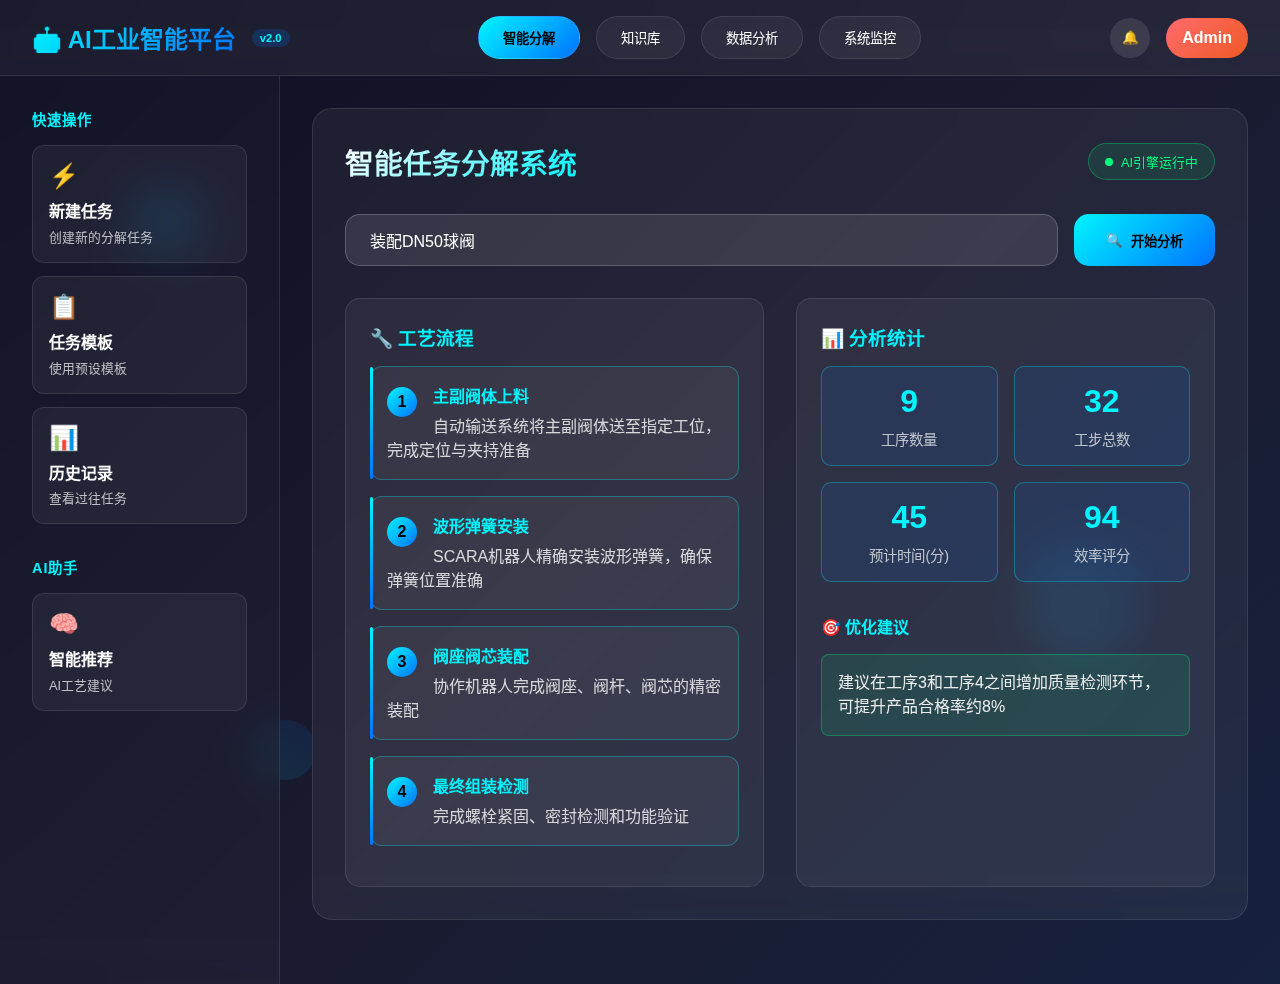
<file: templates/任务分解.html>
<!DOCTYPE html>
<html lang="zh-CN">
<head>
    <meta charset="UTF-8">
    <meta name="viewport" content="width=device-width, initial-scale=1.0">
    <title>AI工业智能平台</title>
    <style>
        * {
            margin: 0;
            padding: 0;
            box-sizing: border-box;
        }

        body {
            font-family: -apple-system, BlinkMacSystemFont, 'Segoe UI', Roboto, sans-serif;
            background: linear-gradient(135deg, #0f0f23 0%, #1a1a2e 50%, #16213e 100%);
            color: #ffffff;
            min-height: 100vh;
            overflow-x: hidden;
        }

        /* 动态背景 */
        .background-animation {
            position: fixed;
            top: 0;
            left: 0;
            width: 100%;
            height: 100%;
            z-index: -1;
            opacity: 0.1;
        }

        .floating-shapes {
            position: absolute;
            width: 100%;
            height: 100%;
        }

        .shape {
            position: absolute;
            background: linear-gradient(45deg, #00f5ff, #0073ff);
            border-radius: 50%;
            animation: float 20s infinite ease-in-out;
        }

        .shape:nth-child(1) { width: 80px; height: 80px; top: 20%; left: 10%; animation-delay: 0s; }
        .shape:nth-child(2) { width: 120px; height: 120px; top: 60%; left: 80%; animation-delay: 5s; }
        .shape:nth-child(3) { width: 60px; height: 60px; top: 80%; left: 20%; animation-delay: 10s; }

        @keyframes float {
            0%, 100% { transform: translateY(0px) rotate(0deg); }
            50% { transform: translateY(-100px) rotate(180deg); }
        }

        /* 顶部导航 */
        .platform-header {
            background: rgba(255, 255, 255, 0.05);
            backdrop-filter: blur(20px);
            border-bottom: 1px solid rgba(255, 255, 255, 0.1);
            padding: 1rem 2rem;
            display: flex;
            justify-content: space-between;
            align-items: center;
            position: sticky;
            top: 0;
            z-index: 100;
        }

        .logo-section {
            display: flex;
            align-items: center;
            gap: 1rem;
        }

        .logo-section h1 {
            font-size: 1.5rem;
            background: linear-gradient(135deg, #00f5ff, #0073ff);
            -webkit-background-clip: text;
            -webkit-text-fill-color: transparent;
            font-weight: 700;
        }

        .version {
            background: rgba(0, 115, 255, 0.2);
            color: #00f5ff;
            padding: 0.2rem 0.5rem;
            border-radius: 12px;
            font-size: 0.7rem;
            font-weight: 600;
        }

        .main-nav {
            display: flex;
            gap: 1rem;
        }

        .nav-item {
            background: rgba(255, 255, 255, 0.05);
            border: 1px solid rgba(255, 255, 255, 0.1);
            color: #ffffff;
            padding: 0.7rem 1.5rem;
            border-radius: 25px;
            cursor: pointer;
            transition: all 0.3s ease;
            font-weight: 500;
        }

        .nav-item:hover {
            background: rgba(0, 115, 255, 0.2);
            border-color: rgba(0, 245, 255, 0.5);
            transform: translateY(-2px);
        }

        .nav-item.active {
            background: linear-gradient(135deg, #00f5ff, #0073ff);
            color: #000;
            font-weight: 600;
        }

        .user-actions {
            display: flex;
            align-items: center;
            gap: 1rem;
        }

        .notification-btn {
            background: rgba(255, 255, 255, 0.1);
            border: none;
            color: #ffffff;
            width: 40px;
            height: 40px;
            border-radius: 50%;
            cursor: pointer;
            display: flex;
            align-items: center;
            justify-content: center;
            transition: all 0.3s ease;
        }

        .notification-btn:hover {
            background: rgba(255, 255, 255, 0.2);
            transform: scale(1.1);
        }

        .user-avatar {
            background: linear-gradient(135deg, #ff6b6b, #ee5a24);
            padding: 0.7rem 1rem;
            border-radius: 20px;
            font-weight: 600;
        }

        /* 主工作区 */
        .workspace {
            display: flex;
            min-height: calc(100vh - 80px);
        }

        .sidebar {
            width: 280px;
            background: rgba(255, 255, 255, 0.02);
            backdrop-filter: blur(20px);
            border-right: 1px solid rgba(255, 255, 255, 0.1);
            padding: 2rem;
        }

        .sidebar-section {
            margin-bottom: 2rem;
        }

        .sidebar-title {
            font-size: 0.9rem;
            color: #00f5ff;
            margin-bottom: 1rem;
            text-transform: uppercase;
            font-weight: 600;
            letter-spacing: 1px;
        }

        .quick-action {
            background: rgba(255, 255, 255, 0.05);
            border: 1px solid rgba(255, 255, 255, 0.1);
            border-radius: 12px;
            padding: 1rem;
            margin-bottom: 0.8rem;
            cursor: pointer;
            transition: all 0.3s ease;
        }

        .quick-action:hover {
            background: rgba(0, 115, 255, 0.1);
            border-color: rgba(0, 245, 255, 0.3);
            transform: translateX(5px);
        }

        .quick-action-icon {
            font-size: 1.5rem;
            margin-bottom: 0.5rem;
        }

        .quick-action-title {
            font-weight: 600;
            margin-bottom: 0.3rem;
        }

        .quick-action-desc {
            font-size: 0.8rem;
            color: rgba(255, 255, 255, 0.7);
        }

        /* 内容区域 */
        .content-area {
            flex: 1;
            padding: 2rem;
            overflow-y: auto;
        }

        /* 任务分解模块 */
        .task-decomposition-panel {
            background: rgba(255, 255, 255, 0.05);
            backdrop-filter: blur(20px);
            border: 1px solid rgba(255, 255, 255, 0.1);
            border-radius: 20px;
            padding: 2rem;
            margin-bottom: 2rem;
        }

        .panel-header {
            display: flex;
            justify-content: space-between;
            align-items: center;
            margin-bottom: 2rem;
        }

        .panel-title {
            font-size: 1.8rem;
            font-weight: 700;
            background: linear-gradient(135deg, #ffffff, #00f5ff);
            -webkit-background-clip: text;
            -webkit-text-fill-color: transparent;
        }

        .ai-status {
            display: flex;
            align-items: center;
            gap: 0.5rem;
            background: rgba(0, 255, 127, 0.1);
            border: 1px solid rgba(0, 255, 127, 0.3);
            padding: 0.5rem 1rem;
            border-radius: 20px;
            font-size: 0.8rem;
            color: #00ff7f;
        }

        .ai-indicator {
            width: 8px;
            height: 8px;
            background: #00ff7f;
            border-radius: 50%;
            animation: pulse 2s infinite;
        }

        @keyframes pulse {
            0%, 100% { opacity: 1; }
            50% { opacity: 0.3; }
        }

        /* 输入区域 */
        .input-section {
            display: flex;
            gap: 1rem;
            margin-bottom: 2rem;
        }

        .task-input {
            flex: 1;
            background: rgba(255, 255, 255, 0.1);
            border: 1px solid rgba(255, 255, 255, 0.2);
            border-radius: 15px;
            padding: 1rem 1.5rem;
            color: #ffffff;
            font-size: 1rem;
            transition: all 0.3s ease;
        }

        .task-input:focus {
            outline: none;
            border-color: rgba(0, 245, 255, 0.5);
            box-shadow: 0 0 20px rgba(0, 245, 255, 0.2);
            background: rgba(255, 255, 255, 0.15);
        }

        .task-input::placeholder {
            color: rgba(255, 255, 255, 0.5);
        }

        .analyze-btn {
            background: linear-gradient(135deg, #00f5ff, #0073ff);
            border: none;
            color: #000;
            padding: 1rem 2rem;
            border-radius: 15px;
            font-weight: 600;
            cursor: pointer;
            transition: all 0.3s ease;
            display: flex;
            align-items: center;
            gap: 0.5rem;
        }

        .analyze-btn:hover {
            transform: translateY(-2px);
            box-shadow: 0 10px 30px rgba(0, 245, 255, 0.3);
        }

        /* 结果展示区域 */
        .results-grid {
            display: grid;
            grid-template-columns: 1fr 1fr;
            gap: 2rem;
            margin-top: 2rem;
        }

        .process-flow-panel {
            background: rgba(255, 255, 255, 0.05);
            border: 1px solid rgba(255, 255, 255, 0.1);
            border-radius: 15px;
            padding: 1.5rem;
        }

        .process-step {
            background: rgba(255, 255, 255, 0.05);
            border: 1px solid rgba(0, 245, 255, 0.3);
            border-radius: 12px;
            padding: 1rem;
            margin-bottom: 1rem;
            position: relative;
            transition: all 0.3s ease;
            cursor: pointer;
        }

        .process-step:hover {
            background: rgba(0, 115, 255, 0.1);
            border-color: rgba(0, 245, 255, 0.5);
            transform: translateX(5px);
        }

        .process-step::before {
            content: '';
            position: absolute;
            left: -1px;
            top: 0;
            bottom: 0;
            width: 3px;
            background: linear-gradient(180deg, #00f5ff, #0073ff);
            border-radius: 2px;
        }

        .step-number {
            background: linear-gradient(135deg, #00f5ff, #0073ff);
            color: #000;
            width: 30px;
            height: 30px;
            border-radius: 50%;
            display: flex;
            align-items: center;
            justify-content: center;
            font-weight: bold;
            float: left;
            margin-right: 1rem;
            margin-top: 0.2rem;
        }

        .step-content h4 {
            color: #00f5ff;
            margin-bottom: 0.5rem;
        }

        .step-description {
            color: rgba(255, 255, 255, 0.8);
            line-height: 1.5;
        }

        /* 统计面板 */
        .stats-panel {
            background: rgba(255, 255, 255, 0.05);
            border: 1px solid rgba(255, 255, 255, 0.1);
            border-radius: 15px;
            padding: 1.5rem;
        }

        .stats-grid {
            display: grid;
            grid-template-columns: 1fr 1fr;
            gap: 1rem;
            margin-top: 1rem;
        }

        .stat-item {
            background: rgba(0, 115, 255, 0.1);
            border: 1px solid rgba(0, 245, 255, 0.3);
            border-radius: 10px;
            padding: 1rem;
            text-align: center;
        }

        .stat-value {
            font-size: 2rem;
            font-weight: 700;
            color: #00f5ff;
            margin-bottom: 0.5rem;
        }

        .stat-label {
            color: rgba(255, 255, 255, 0.7);
            font-size: 0.9rem;
        }

        /* 响应式设计 */
        @media (max-width: 768px) {
            .sidebar {
                display: none;
            }

            .results-grid {
                grid-template-columns: 1fr;
            }

            .input-section {
                flex-direction: column;
            }

            .main-nav {
                display: none;
            }
        }

        /* 加载动画 */
        .loading-overlay {
            position: fixed;
            top: 0;
            left: 0;
            width: 100%;
            height: 100%;
            background: rgba(0, 0, 0, 0.8);
            display: flex;
            align-items: center;
            justify-content: center;
            z-index: 1000;
            backdrop-filter: blur(10px);
        }

        .loading-spinner {
            width: 60px;
            height: 60px;
            border: 3px solid rgba(255, 255, 255, 0.3);
            border-top: 3px solid #00f5ff;
            border-radius: 50%;
            animation: spin 1s linear infinite;
        }

        @keyframes spin {
            0% { transform: rotate(0deg); }
            100% { transform: rotate(360deg); }
        }

        .loading-text {
            margin-top: 1rem;
            color: #00f5ff;
            font-weight: 600;
        }
    </style>
</head>
<body>
    <!-- 动态背景 -->
    <div class="background-animation">
        <div class="floating-shapes">
            <div class="shape"></div>
            <div class="shape"></div>
            <div class="shape"></div>
        </div>
    </div>

    <!-- 顶部导航 -->
    <header class="platform-header">
        <div class="logo-section">
            <h1>🤖 AI工业智能平台</h1>
            <span class="version">v2.0</span>
        </div>
        <nav class="main-nav">
            <button class="nav-item active" onclick="switchTab('decomposition')">智能分解</button>
            <button class="nav-item" onclick="switchTab('knowledge')">知识库</button>
            <button class="nav-item" onclick="switchTab('analytics')">数据分析</button>
            <button class="nav-item" onclick="switchTab('monitoring')">系统监控</button>
        </nav>
        <div class="user-actions">
            <button class="notification-btn">🔔</button>
            <div class="user-avatar">Admin</div>
        </div>
    </header>

    <!-- 主工作区 -->
    <main class="workspace">
        <!-- 侧边栏 -->
        <aside class="sidebar">
            <div class="sidebar-section">
                <div class="sidebar-title">快速操作</div>
                <div class="quick-action" onclick="newTask()">
                    <div class="quick-action-icon">⚡</div>
                    <div class="quick-action-title">新建任务</div>
                    <div class="quick-action-desc">创建新的分解任务</div>
                </div>
                <div class="quick-action" onclick="openTemplates()">
                    <div class="quick-action-icon">📋</div>
                    <div class="quick-action-title">任务模板</div>
                    <div class="quick-action-desc">使用预设模板</div>
                </div>
                <div class="quick-action" onclick="viewHistory()">
                    <div class="quick-action-icon">📊</div>
                    <div class="quick-action-title">历史记录</div>
                    <div class="quick-action-desc">查看过往任务</div>
                </div>
            </div>

            <div class="sidebar-section">
                <div class="sidebar-title">AI助手</div>
                <div class="quick-action" onclick="openAIAssistant()">
                    <div class="quick-action-icon">🧠</div>
                    <div class="quick-action-title">智能推荐</div>
                    <div class="quick-action-desc">AI工艺建议</div>
                </div>
            </div>
        </aside>

        <!-- 内容区域 -->
        <section class="content-area">
            <!-- 任务分解模块 -->
            <div class="task-decomposition-panel">
                <div class="panel-header">
                    <h2 class="panel-title">智能任务分解系统</h2>
                    <div class="ai-status">
                        <div class="ai-indicator"></div>
                        AI引擎运行中
                    </div>
                </div>

                <div class="input-section">
                    <input type="text" class="task-input" placeholder="请输入装配任务，例如：装配DN50球阀" value="装配DN50球阀" id="taskInput">
                    <button class="analyze-btn" onclick="analyzeTask()">
                        <span>🔍</span>
                        开始分析
                    </button>
                </div>

                <div class="results-grid">
                    <!-- 工艺流程 -->
                    <div class="process-flow-panel">
                        <h3 style="color: #00f5ff; margin-bottom: 1rem;">🔧 工艺流程</h3>
                        <div id="processSteps">
                            <div class="process-step">
                                <div class="step-number">1</div>
                                <div class="step-content">
                                    <h4>主副阀体上料</h4>
                                    <p class="step-description">自动输送系统将主副阀体送至指定工位，完成定位与夹持准备</p>
                                </div>
                            </div>
                            <div class="process-step">
                                <div class="step-number">2</div>
                                <div class="step-content">
                                    <h4>波形弹簧安装</h4>
                                    <p class="step-description">SCARA机器人精确安装波形弹簧，确保弹簧位置准确</p>
                                </div>
                            </div>
                            <div class="process-step">
                                <div class="step-number">3</div>
                                <div class="step-content">
                                    <h4>阀座阀芯装配</h4>
                                    <p class="step-description">协作机器人完成阀座、阀杆、阀芯的精密装配</p>
                                </div>
                            </div>
                            <div class="process-step">
                                <div class="step-number">4</div>
                                <div class="step-content">
                                    <h4>最终组装检测</h4>
                                    <p class="step-description">完成螺栓紧固、密封检测和功能验证</p>
                                </div>
                            </div>
                        </div>
                    </div>

                    <!-- 统计信息 -->
                    <div class="stats-panel">
                        <h3 style="color: #00f5ff; margin-bottom: 1rem;">📊 分析统计</h3>
                        <div class="stats-grid">
                            <div class="stat-item">
                                <div class="stat-value" id="processCount">9</div>
                                <div class="stat-label">工序数量</div>
                            </div>
                            <div class="stat-item">
                                <div class="stat-value" id="stepCount">32</div>
                                <div class="stat-label">工步总数</div>
                            </div>
                            <div class="stat-item">
                                <div class="stat-value" id="estimatedTime">45</div>
                                <div class="stat-label">预计时间(分)</div>
                            </div>
                            <div class="stat-item">
                                <div class="stat-value" id="efficiencyScore">94</div>
                                <div class="stat-label">效率评分</div>
                            </div>
                        </div>

                        <div style="margin-top: 2rem;">
                            <h4 style="color: #00f5ff; margin-bottom: 1rem;">🎯 优化建议</h4>
                            <div style="background: rgba(0, 255, 127, 0.1); border: 1px solid rgba(0, 255, 127, 0.3); border-radius: 8px; padding: 1rem;">
                                <p style="color: rgba(255, 255, 255, 0.9); line-height: 1.5; margin: 0;">
                                    建议在工序3和工序4之间增加质量检测环节，可提升产品合格率约8%
                                </p>
                            </div>
                        </div>
                    </div>
                </div>
            </div>
        </section>
    </main>

    <script>
        // 导航切换
        function switchTab(tab) {
            document.querySelectorAll('.nav-item').forEach(item => {
                item.classList.remove('active');
            });
            event.target.classList.add('active');

            // 这里可以添加切换不同模块的逻辑
            console.log('切换到:', tab);
        }

        // 任务分析
        function analyzeTask() {
            const taskInput = document.getElementById('taskInput');
            const task = taskInput.value;

            if (!task.trim()) {
                alert('请输入任务描述');
                return;
            }

            // 显示加载动画
            showLoading();

            // 模拟API调用
            setTimeout(() => {
                hideLoading();
                updateResults();
                showSuccessMessage('任务分解完成！');
            }, 3000);
        }

        // 显示加载动画
        function showLoading() {
            const loadingHtml = `
                <div class="loading-overlay" id="loadingOverlay">
                    <div style="text-align: center;">
                        <div class="loading-spinner"></div>
                        <div class="loading-text">AI正在分析任务...</div>
                    </div>
                </div>
            `;
            document.body.insertAdjacentHTML('beforeend', loadingHtml);
        }

        // 隐藏加载动画
        function hideLoading() {
            const overlay = document.getElementById('loadingOverlay');
            if (overlay) {
                overlay.remove();
            }
        }

        // 更新结果
        function updateResults() {
            // 随机更新统计数据
            document.getElementById('processCount').textContent = Math.floor(Math.random() * 5) + 8;
            document.getElementById('stepCount').textContent = Math.floor(Math.random() * 20) + 25;
            document.getElementById('estimatedTime').textContent = Math.floor(Math.random() * 30) + 30;
            document.getElementById('efficiencyScore').textContent = Math.floor(Math.random() * 10) + 90;
        }

        // 显示成功消息
        function showSuccessMessage(message) {
            const messageDiv = document.createElement('div');
            messageDiv.style.cssText = `
                position: fixed;
                top: 100px;
                right: 20px;
                background: linear-gradient(135deg, #00f5ff, #0073ff);
                color: #000;
                padding: 1rem 2rem;
                border-radius: 10px;
                font-weight: 600;
                z-index: 1001;
                animation: slideIn 0.5s ease;
            `;
            messageDiv.textContent = message;
            document.body.appendChild(messageDiv);

            setTimeout(() => {
                messageDiv.remove();
            }, 3000);
        }

        // 快捷操作函数
        function newTask() {
            document.getElementById('taskInput').value = '';
            document.getElementById('taskInput').focus();
        }

        function openTemplates() {
            alert('模板功能开发中...');
        }

        function viewHistory() {
            alert('历史记录功能开发中...');
        }

        function openAIAssistant() {
            alert('AI助手功能开发中...');
        }

        // 添加动画样式
        const style = document.createElement('style');
        style.textContent = `
            @keyframes slideIn {
                from { transform: translateX(100%); opacity: 0; }
                to { transform: translateX(0); opacity: 1; }
            }
        `;
        document.head.appendChild(style);
    </script>
</body>
</html>
</file>
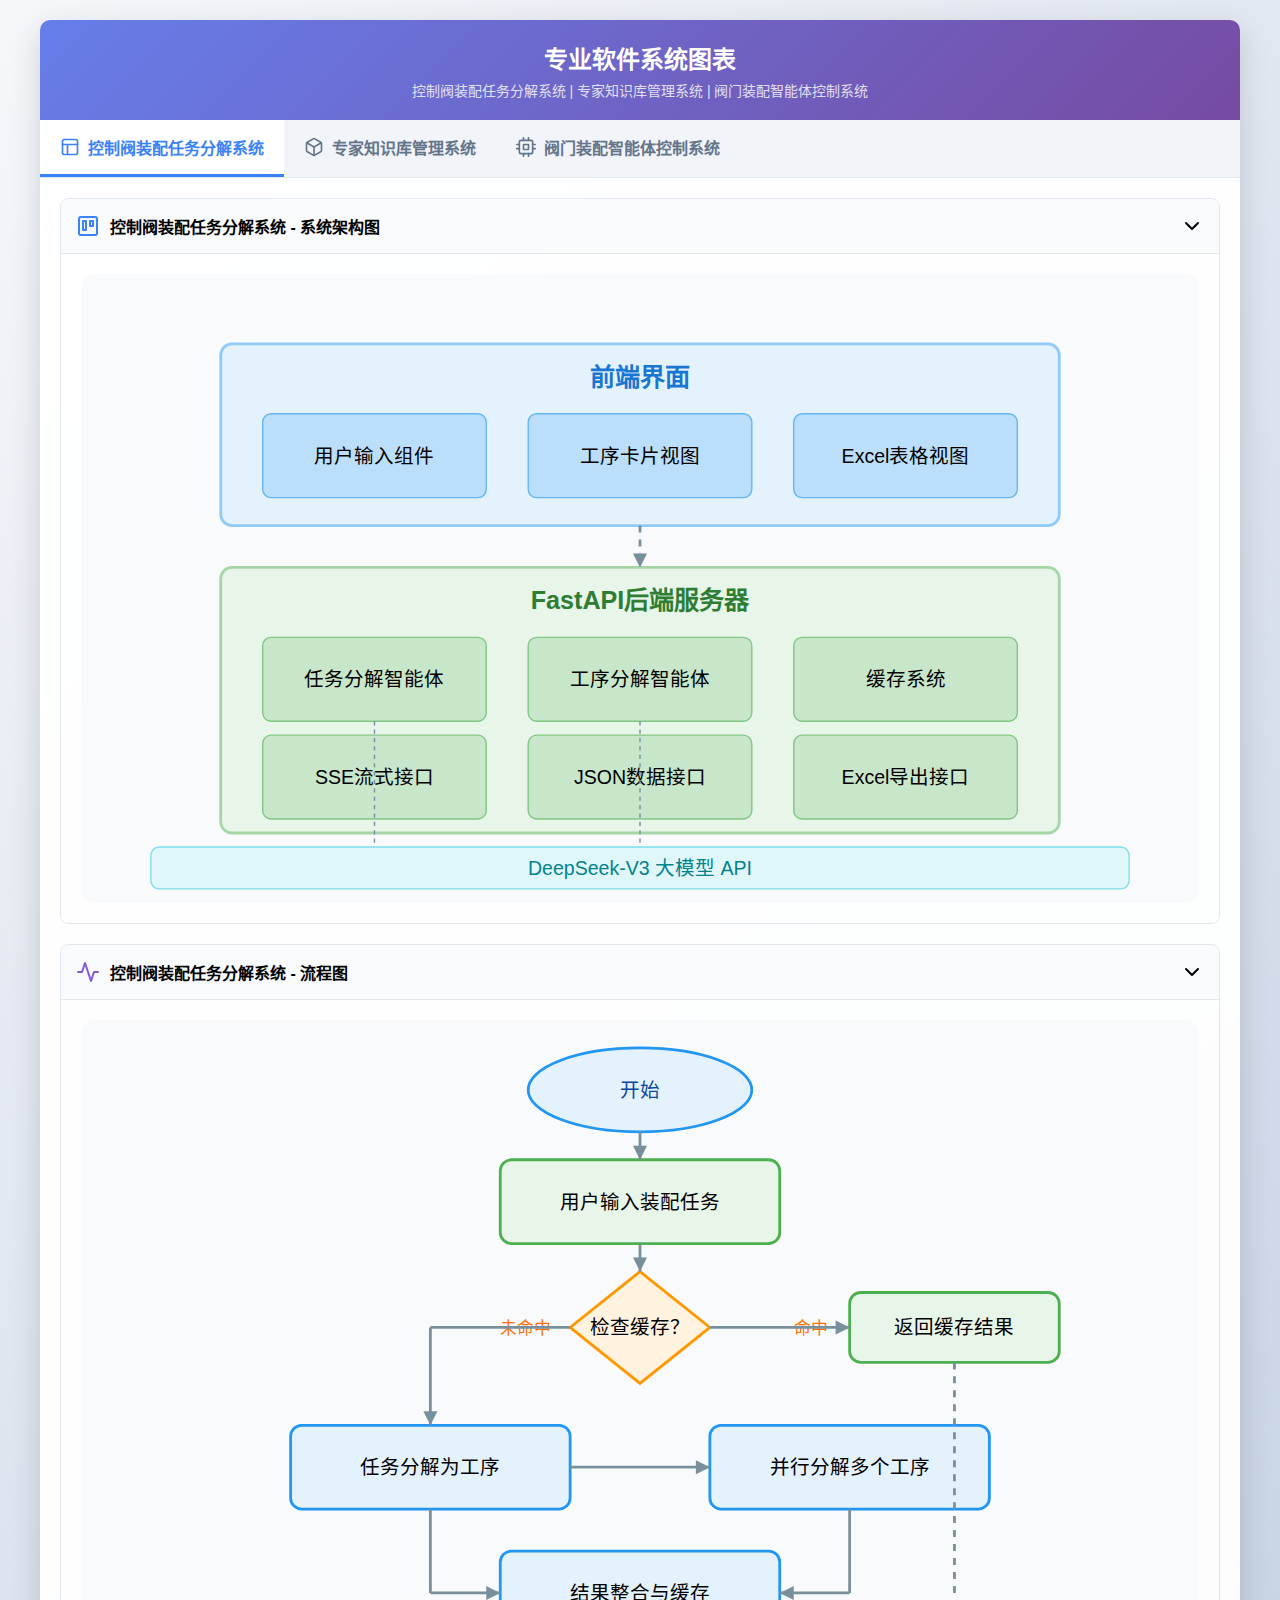
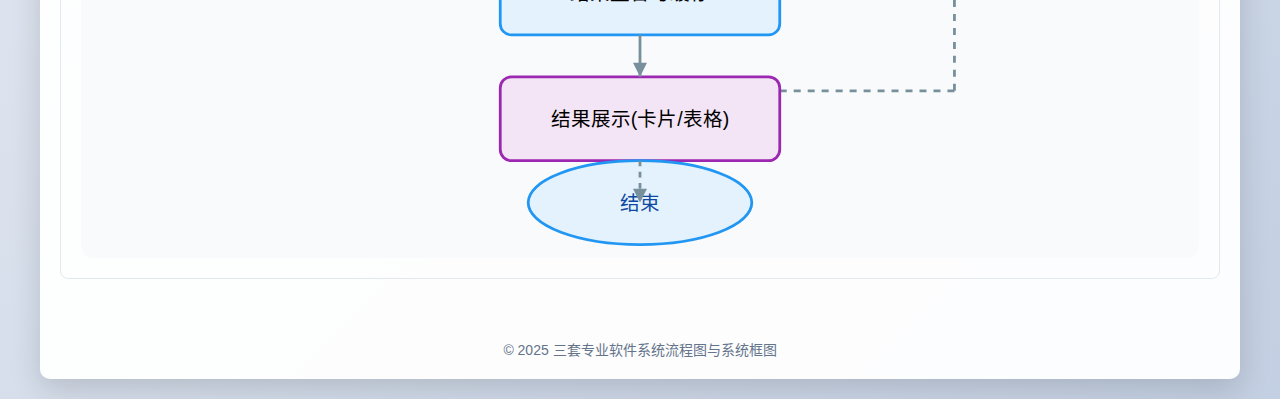
<file: 介绍/1.html>
<artifact type="text/html" id="system_diagrams_html">
<!DOCTYPE html>
<html lang="zh-CN">
<head>
    <meta charset="UTF-8">
    <meta name="viewport" content="width=device-width, initial-scale=1.0">
    <title>系统图表展示</title>
    <style>
        * {
            box-sizing: border-box;
            margin: 0;
            padding: 0;
            font-family: -apple-system, BlinkMacSystemFont, 'Segoe UI', Roboto, Oxygen, Ubuntu, Cantarell, sans-serif;
        }
      body {
        background: linear-gradient(135deg, #f5f7fa 0%, #c3cfe2 100%);
        min-height: 100vh;
        padding: 20px;
    }

    .container {
        max-width: 1200px;
        margin: 0 auto;
        background: rgba(255, 255, 255, 0.95);
        border-radius: 10px;
        box-shadow: 0 10px 30px rgba(0, 0, 0, 0.15);
        overflow: hidden;
    }

    .header {
        background: linear-gradient(135deg, #667eea 0%, #764ba2 100%);
        color: white;
        padding: 20px;
        text-align: center;
    }

    .header h1 {
        font-size: 24px;
        margin-bottom: 5px;
    }

    .header p {
        opacity: 0.8;
        font-size: 14px;
    }

    .tabs {
        display: flex;
        background-color: #f1f5f9;
        border-bottom: 1px solid #e2e8f0;
    }

    .tab {
        padding: 15px 20px;
        cursor: pointer;
        transition: all 0.3s ease;
        font-weight: 600;
        display: flex;
        align-items: center;
        gap: 8px;
        color: #64748b;
        border-bottom: 3px solid transparent;
    }

    .tab:hover {
        background-color: #e2e8f0;
        color: #334155;
    }

    .tab.active {
        background-color: white;
        color: #3b82f6;
        border-bottom: 3px solid #3b82f6;
    }

    .tab-icon {
        width: 20px;
        height: 20px;
    }

    .content {
        padding: 20px;
        overflow: auto;
    }

    .tab-content {
        display: none;
    }

    .tab-content.active {
        display: block;
    }

    .diagram-container {
        border: 1px solid #e2e8f0;
        border-radius: 8px;
        margin-bottom: 20px;
        overflow: hidden;
    }

    .diagram-header {
        background-color: #f8fafc;
        padding: 15px;
        font-weight: 600;
        display: flex;
        align-items: center;
        justify-content: space-between;
        border-bottom: 1px solid #e2e8f0;
        cursor: pointer;
    }

    .diagram-header-left {
        display: flex;
        align-items: center;
        gap: 10px;
    }

    .diagram-content {
        padding: 20px;
        overflow: auto;
    }

    .diagram-content svg {
        max-width: 100%;
        height: auto;
    }

    .chevron {
        transition: transform 0.3s ease;
    }

    .collapsed .chevron {
        transform: rotate(-90deg);
    }

    .collapsed .diagram-content {
        display: none;
    }

    footer {
        text-align: center;
        padding: 20px;
        color: #64748b;
        font-size: 14px;
    }

    @media (max-width: 768px) {
        .tabs {
            flex-direction: column;
        }

        .tab {
            border-bottom: 1px solid #e2e8f0;
            border-left: 3px solid transparent;
        }

        .tab.active {
            border-bottom: 1px solid #e2e8f0;
            border-left: 3px solid #3b82f6;
        }
    }
</style>
  </head>
<body>
    <div class="container">
        <div class="header">
            <h1>专业软件系统图表</h1>
            <p>控制阀装配任务分解系统 | 专家知识库管理系统 | 阀门装配智能体控制系统</p>
        </div>
      <div class="tabs">
        <div class="tab active" data-tab="control-valve">
            <svg class="tab-icon" viewBox="0 0 24 24" fill="none" stroke="currentColor" stroke-width="2" stroke-linecap="round" stroke-linejoin="round">
                <rect x="3" y="3" width="18" height="18" rx="2" ry="2"></rect>
                <line x1="3" y1="9" x2="21" y2="9"></line>
                <line x1="9" y1="21" x2="9" y2="9"></line>
            </svg>
            控制阀装配任务分解系统
        </div>
        <div class="tab" data-tab="knowledge-base">
            <svg class="tab-icon" viewBox="0 0 24 24" fill="none" stroke="currentColor" stroke-width="2" stroke-linecap="round" stroke-linejoin="round">
                <path d="M21 16V8a2 2 0 0 0-1-1.73l-7-4a2 2 0 0 0-2 0l-7 4A2 2 0 0 0 3 8v8a2 2 0 0 0 1 1.73l7 4a2 2 0 0 0 2 0l7-4A2 2 0 0 0 21 16z"></path>
                <polyline points="3.27 6.96 12 12.01 20.73 6.96"></polyline>
                <line x1="12" y1="22.08" x2="12" y2="12"></line>
            </svg>
            专家知识库管理系统
        </div>
        <div class="tab" data-tab="valve-agent">
            <svg class="tab-icon" viewBox="0 0 24 24" fill="none" stroke="currentColor" stroke-width="2" stroke-linecap="round" stroke-linejoin="round">
                <rect x="4" y="4" width="16" height="16" rx="2" ry="2"></rect>
                <rect x="9" y="9" width="6" height="6"></rect>
                <line x1="9" y1="1" x2="9" y2="4"></line>
                <line x1="15" y1="1" x2="15" y2="4"></line>
                <line x1="9" y1="20" x2="9" y2="23"></line>
                <line x1="15" y1="20" x2="15" y2="23"></line>
                <line x1="20" y1="9" x2="23" y2="9"></line>
                <line x1="20" y1="14" x2="23" y2="14"></line>
                <line x1="1" y1="9" x2="4" y2="9"></line>
                <line x1="1" y1="14" x2="4" y2="14"></line>
            </svg>
            阀门装配智能体控制系统
        </div>
    </div>

    <div class="content">
        <!-- 控制阀装配任务分解系统 -->
        <div class="tab-content active" id="control-valve">
            <div class="diagram-container">
                <div class="diagram-header">
                    <div class="diagram-header-left">
                        <svg width="24" height="24" viewBox="0 0 24 24" fill="none" stroke="#3b82f6" stroke-width="2" stroke-linecap="round" stroke-linejoin="round">
                            <rect x="3" y="3" width="18" height="18" rx="2" ry="2"></rect>
                            <rect x="7" y="7" width="3" height="9"></rect>
                            <rect x="14" y="7" width="3" height="5"></rect>
                        </svg>
                        控制阀装配任务分解系统 - 系统架构图
                    </div>
                    <svg class="chevron" width="24" height="24" viewBox="0 0 24 24" fill="none" stroke="currentColor" stroke-width="2" stroke-linecap="round" stroke-linejoin="round">
                        <polyline points="6 9 12 15 18 9"></polyline>
                    </svg>
                </div>
                <div class="diagram-content">
                    <svg viewBox="0 0 800 450" width="100%" height="auto">
                        <!-- 背景 -->
                        <rect x="0" y="0" width="800" height="450" fill="#f9fafb" rx="10" ry="10" />

                        <!-- 前端部分 -->
                        <rect x="100" y="50" width="600" height="130" rx="8" ry="8" fill="#e3f2fd" stroke="#90caf9" stroke-width="2" />
                        <text x="400" y="80" font-size="18" font-weight="bold" text-anchor="middle" fill="#1976d2">前端界面</text>

                        <!-- 前端组件 -->
                        <rect x="130" y="100" width="160" height="60" rx="6" ry="6" fill="#bbdefb" stroke="#64b5f6" stroke-width="1" />
                        <text x="210" y="135" font-size="14" text-anchor="middle">用户输入组件</text>

                        <rect x="320" y="100" width="160" height="60" rx="6" ry="6" fill="#bbdefb" stroke="#64b5f6" stroke-width="1" />
                        <text x="400" y="135" font-size="14" text-anchor="middle">工序卡片视图</text>

                        <rect x="510" y="100" width="160" height="60" rx="6" ry="6" fill="#bbdefb" stroke="#64b5f6" stroke-width="1" />
                        <text x="590" y="135" font-size="14" text-anchor="middle">Excel表格视图</text>

                        <!-- 后端部分 -->
                        <rect x="100" y="210" width="600" height="190" rx="8" ry="8" fill="#e8f5e9" stroke="#a5d6a7" stroke-width="2" />
                        <text x="400" y="240" font-size="18" font-weight="bold" text-anchor="middle" fill="#2e7d32">FastAPI后端服务器</text>

                        <!-- 后端组件 -->
                        <rect x="130" y="260" width="160" height="60" rx="6" ry="6" fill="#c8e6c9" stroke="#81c784" stroke-width="1" />
                        <text x="210" y="295" font-size="14" text-anchor="middle">任务分解智能体</text>

                        <rect x="320" y="260" width="160" height="60" rx="6" ry="6" fill="#c8e6c9" stroke="#81c784" stroke-width="1" />
                        <text x="400" y="295" font-size="14" text-anchor="middle">工序分解智能体</text>

                        <rect x="510" y="260" width="160" height="60" rx="6" ry="6" fill="#c8e6c9" stroke="#81c784" stroke-width="1" />
                        <text x="590" y="295" font-size="14" text-anchor="middle">缓存系统</text>

                        <rect x="130" y="330" width="160" height="60" rx="6" ry="6" fill="#c8e6c9" stroke="#81c784" stroke-width="1" />
                        <text x="210" y="365" font-size="14" text-anchor="middle">SSE流式接口</text>

                        <rect x="320" y="330" width="160" height="60" rx="6" ry="6" fill="#c8e6c9" stroke="#81c784" stroke-width="1" />
                        <text x="400" y="365" font-size="14" text-anchor="middle">JSON数据接口</text>

                        <rect x="510" y="330" width="160" height="60" rx="6" ry="6" fill="#c8e6c9" stroke="#81c784" stroke-width="1" />
                        <text x="590" y="365" font-size="14" text-anchor="middle">Excel导出接口</text>

                        <!-- 连接线 -->
                        <line x1="400" y1="180" x2="400" y2="210" stroke="#78909c" stroke-width="2" stroke-dasharray="5,5" />
                        <polygon points="400,210 395,200 405,200" fill="#78909c" />

                        <!-- 智能体与大模型 -->
                        <rect x="50" y="410" width="700" height="30" rx="6" ry="6" fill="#e0f7fa" stroke="#80deea" stroke-width="1" />
                        <text x="400" y="430" font-size="14" text-anchor="middle" fill="#00838f">DeepSeek-V3 大模型 API</text>

                        <line x1="210" y1="320" x2="210" y2="410" stroke="#78909c" stroke-width="1" stroke-dasharray="3,3" />
                        <line x1="400" y1="320" x2="400" y2="410" stroke="#78909c" stroke-width="1" stroke-dasharray="3,3" />
                    </svg>
                </div>
            </div>

            <div class="diagram-container">
                <div class="diagram-header">
                    <div class="diagram-header-left">
                        <svg width="24" height="24" viewBox="0 0 24 24" fill="none" stroke="#805ad5" stroke-width="2" stroke-linecap="round" stroke-linejoin="round">
                            <polyline points="22 12 18 12 15 21 9 3 6 12 2 12"></polyline>
                        </svg>
                        控制阀装配任务分解系统 - 流程图
                    </div>
                    <svg class="chevron" width="24" height="24" viewBox="0 0 24 24" fill="none" stroke="currentColor" stroke-width="2" stroke-linecap="round" stroke-linejoin="round">
                        <polyline points="6 9 12 15 18 9"></polyline>
                    </svg>
                </div>
                <div class="diagram-content">
                    <svg viewBox="0 0 800 600" width="100%" height="auto">
                        <!-- 背景 -->
                        <rect x="0" y="0" width="800" height="600" fill="#f9fafb" rx="10" ry="10" />

                        <!-- 开始 -->
                        <ellipse cx="400" cy="50" rx="80" ry="30" fill="#e3f2fd" stroke="#2196f3" stroke-width="2" />
                        <text x="400" y="55" font-size="14" text-anchor="middle" fill="#0d47a1">开始</text>

                        <!-- 用户输入 -->
                        <rect x="300" y="100" width="200" height="60" rx="8" ry="8" fill="#e8f5e9" stroke="#4caf50" stroke-width="2" />
                        <text x="400" y="135" font-size="14" text-anchor="middle">用户输入装配任务</text>

                        <!-- 检查缓存 -->
                        <polygon points="400,180 450,220 400,260 350,220" fill="#fff3e0" stroke="#ff9800" stroke-width="2" />
                        <text x="400" y="225" font-size="14" text-anchor="middle">检查缓存？</text>

                        <!-- 缓存命中 -->
                        <text x="510" y="225" font-size="12" fill="#ff6f00">命中</text>
                        <rect x="550" y="195" width="150" height="50" rx="8" ry="8" fill="#e8f5e9" stroke="#4caf50" stroke-width="2" />
                        <text x="625" y="225" font-size="14" text-anchor="middle">返回缓存结果</text>

                        <!-- 任务分解 -->
                        <text x="300" y="225" font-size="12" fill="#ff6f00">未命中</text>
                        <rect x="150" y="290" width="200" height="60" rx="8" ry="8" fill="#e3f2fd" stroke="#2196f3" stroke-width="2" />
                        <text x="250" y="325" font-size="14" text-anchor="middle">任务分解为工序</text>

                        <!-- 并行工序分解 -->
                        <rect x="450" y="290" width="200" height="60" rx="8" ry="8" fill="#e3f2fd" stroke="#2196f3" stroke-width="2" />
                        <text x="550" y="325" font-size="14" text-anchor="middle">并行分解多个工序</text>

                        <!-- 箭头 -->
                        <line x1="400" y1="80" x2="400" y2="100" stroke="#78909c" stroke-width="2" />
                        <polygon points="400,100 395,90 405,90" fill="#78909c" />

                        <line x1="400" y1="160" x2="400" y2="180" stroke="#78909c" stroke-width="2" />
                        <polygon points="400,180 395,170 405,170" fill="#78909c" />

                        <line x1="450" y1="220" x2="550" y2="220" stroke="#78909c" stroke-width="2" />
                        <polygon points="550,220 540,215 540,225" fill="#78909c" />

                        <line x1="350" y1="220" x2="250" y2="220" stroke="#78909c" stroke-width="2" />
                        <line x1="250" y1="220" x2="250" y2="290" stroke="#78909c" stroke-width="2" />
                        <polygon points="250,290 245,280 255,280" fill="#78909c" />

                        <line x1="350" y1="320" x2="450" y2="320" stroke="#78909c" stroke-width="2" />
                        <polygon points="450,320 440,315 440,325" fill="#78909c" />

                        <!-- 结果整合 -->
                        <rect x="300" y="380" width="200" height="60" rx="8" ry="8" fill="#e3f2fd" stroke="#2196f3" stroke-width="2" />
                        <text x="400" y="415" font-size="14" text-anchor="middle">结果整合与缓存</text>

                        <line x1="250" y1="350" x2="250" y2="410" stroke="#78909c" stroke-width="2" />
                        <line x1="250" y1="410" x2="300" y2="410" stroke="#78909c" stroke-width="2" />
                        <polygon points="300,410 290,405 290,415" fill="#78909c" />

                        <line x1="550" y1="350" x2="550" y2="410" stroke="#78909c" stroke-width="2" />
                        <line x1="550" y1="410" x2="500" y2="410" stroke="#78909c" stroke-width="2" />
                        <polygon points="500,410 510,405 510,415" fill="#78909c" />

                        <line x1="625" y1="245" x2="625" y2="480" stroke="#78909c" stroke-width="2" stroke-dasharray="5,5" />
                        <line x1="625" y1="480" x2="400" y2="480" stroke="#78909c" stroke-width="2" stroke-dasharray="5,5" />

                        <!-- 数据展示 -->
                        <rect x="300" y="470" width="200" height="60" rx="8" ry="8" fill="#f3e5f5" stroke="#9c27b0" stroke-width="2" />
                        <text x="400" y="505" font-size="14" text-anchor="middle">结果展示(卡片/表格)</text>

                        <line x1="400" y1="440" x2="400" y2="470" stroke="#78909c" stroke-width="2" />
                        <polygon points="400,470 395,460 405,460" fill="#78909c" />

                        <!-- 结束 -->
                        <ellipse cx="400" cy="560" rx="80" ry="30" fill="#e3f2fd" stroke="#2196f3" stroke-width="2" />
                        <text x="400" y="565" font-size="14" text-anchor="middle" fill="#0d47a1">结束</text>

                        <line x1="400" y1="530" x2="400" y2="530" stroke="#78909c" stroke-width="2" />
                        <line x1="400" y1="530" x2="400" y2="560" stroke="#78909c" stroke-width="2" stroke-dasharray="4,4" />
                        <polygon points="400,560 395,550 405,550" fill="#78909c" />
                    </svg>
                </div>
            </div>
        </div>

        <!-- 专家知识库管理系统 -->
        <div class="tab-content" id="knowledge-base">
            <div class="diagram-container">
                <div class="diagram-header">
                    <div class="diagram-header-left">
                        <svg width="24" height="24" viewBox="0 0 24 24" fill="none" stroke="#9c27b0" stroke-width="2" stroke-linecap="round" stroke-linejoin="round">
                            <path d="M21 16V8a2 2 0 0 0-1-1.73l-7-4a2 2 0 0 0-2 0l-7 4A2 2 0 0 0 3 8v8a2 2 0 0 0 1 1.73l7 4a2 2 0 0 0 2 0l7-4A2 2 0 0 0 21 16z"></path>
                            <polyline points="3.27 6.96 12 12.01 20.73 6.96"></polyline>
                            <line x1="12" y1="22.08" x2="12" y2="12"></line>
                        </svg>
                        专家知识库管理系统 - 系统架构图
                    </div>
                    <svg class="chevron" width="24" height="24" viewBox="0 0 24 24" fill="none" stroke="currentColor" stroke-width="2" stroke-linecap="round" stroke-linejoin="round">
                        <polyline points="6 9 12 15 18 9"></polyline>
                    </svg>
                </div>
                <div class="diagram-content">
                    <svg viewBox="0 0 800 500" width="100%" height="auto">
                        <!-- 背景 -->
                        <rect x="0" y="0" width="800" height="500" fill="#f9fafb" rx="10" ry="10" />

                        <!-- 用户交互层 -->
                        <rect x="50" y="50" width="700" height="80" rx="8" ry="8" fill="#f3e5f5" stroke="#ce93d8" stroke-width="2" />
                        <text x="400" y="80" font-size="18" font-weight="bold" text-anchor="middle" fill="#6a1b9a">用户交互层</text>

                        <rect x="100" y="90" width="120" height="30" rx="4" ry="4" fill="#e1bee7" stroke="#ba68c8" stroke-width="1" />
                        <text x="160" y="110" font-size="12" text-anchor="middle">交互式菜单</text>

                        <rect x="250" y="90" width="120" height="30" rx="4" ry="4" fill="#e1bee7" stroke="#ba68c8" stroke-width="1" />
                        <text x="310" y="110" font-size="12" text-anchor="middle">命令行接口</text>

                        <rect x="400" y="90" width="120" height="30" rx="4" ry="4" fill="#e1bee7" stroke="#ba68c8" stroke-width="1" />
                        <text x="460" y="110" font-size="12" text-anchor="middle">批处理配置</text>

                        <rect x="550" y="90" width="150" height="30" rx="4" ry="4" fill="#e1bee7" stroke="#ba68c8" stroke-width="1" />
                        <text x="625" y="110" font-size="12" text-anchor="middle">统计与导出界面</text>

                        <!-- 核心管理层 -->
                        <rect x="50" y="150" width="700" height="100" rx="8" ry="8" fill="#e8eaf6" stroke="#9fa8da" stroke-width="2" />
                        <text x="400" y="180" font-size="18" font-weight="bold" text-anchor="middle" fill="#3949ab">核心管理层</text>

                        <rect x="100" y="200" width="280" height="40" rx="4" ry="4" fill="#c5cae9" stroke="#7986cb" stroke-width="1" />
                        <text x="240" y="225" font-size="14" text-anchor="middle">知识库管理器 (KnowledgeBaseManager)</text>

                        <rect x="420" y="200" width="280" height="40" rx="4" ry="4" fill="#c5cae9" stroke="#7986cb" stroke-width="1" />
                        <text x="560" y="225" font-size="14" text-anchor="middle">RAG查询引擎 (RAGQueryEngine)</text>

                        <!-- 数据存储层 -->
                        <rect x="50" y="270" width="700" height="100" rx="8" ry="8" fill="#e0f2f1" stroke="#80cbc4" stroke-width="2" />
                        <text x="400" y="300" font-size="18" font-weight="bold" text-anchor="middle" fill="#00695c">数据存储层</text>

                        <rect x="80" y="320" width="150" height="40" rx="4" ry="4" fill="#b2dfdb" stroke="#4db6ac" stroke-width="1" />
                        <text x="155" y="345" font-size="14" text-anchor="middle">文档元数据</text>

                        <rect x="260" y="320" width="150" height="40" rx="4" ry="4" fill="#b2dfdb" stroke="#4db6ac" stroke-width="1" />
                        <text x="335" y="345" font-size="14" text-anchor="middle">文档内容</text>

                        <rect x="440" y="320" width="150" height="40" rx="4" ry="4" fill="#b2dfdb" stroke="#4db6ac" stroke-width="1" />
                        <text x="515" y="345" font-size="14" text-anchor="middle">文档块索引</text>

                        <rect x="620" y="320" width="100" height="40" rx="4" ry="4" fill="#b2dfdb" stroke="#4db6ac" stroke-width="1" />
                        <text x="670" y="345" font-size="14" text-anchor="middle">缓存</text>

                        <!-- 外部接口层 -->
                        <rect x="50" y="390" width="700" height="80" rx="8" ry="8" fill="#fff3e0" stroke="#ffcc80" stroke-width="2" />
                        <text x="400" y="420" font-size="18" font-weight="bold" text-anchor="middle" fill="#e65100">外部接口层</text>

                        <rect x="100" y="430" width="170" height="30" rx="4" ry="4" fill="#ffe0b2" stroke="#ffb74d" stroke-width="1" />
                        <text x="185" y="450" font-size="12" text-anchor="middle">DeepSeek-V3 API</text>

                        <rect x="290" y="430" width="170" height="30" rx="4" ry="4" fill="#ffe0b2" stroke="#ffb74d" stroke-width="1" />
                        <text x="375" y="450" font-size="12" text-anchor="middle">文件系统接口</text>

                        <rect x="480" y="430" width="220" height="30" rx="4" ry="4" fill="#ffe0b2" stroke="#ffb74d" stroke-width="1" />
                        <text x="590" y="450" font-size="12" text-anchor="middle">PDF处理器/外部URL访问</text>

                        <!-- 连接线 -->
                        <line x1="400" y1="130" x2="400" y2="150" stroke="#78909c" stroke-width="2" />
                        <polygon points="400,150 395,140 405,140" fill="#78909c" />

                        <line x1="400" y1="250" x2="400" y2="270" stroke="#78909c" stroke-width="2" />
                        <polygon points="400,270 395,260 405,260" fill="#78909c" />

                        <line x1="400" y1="370" x2="400" y2="390" stroke="#78909c" stroke-width="2" />
                        <polygon points="400,390 395,380 405,380" fill="#78909c" />
                    </svg>
                </div>
            </div>

            <div class="diagram-container">
                <div class="diagram-header">
                    <div class="diagram-header-left">
                        <svg width="24" height="24" viewBox="0 0 24 24" fill="none" stroke="#9c27b0" stroke-width="2" stroke-linecap="round" stroke-linejoin="round">
                            <polyline points="22 12 18 12 15 21 9 3 6 12 2 12"></polyline>
                        </svg>
                        专家知识库管理系统 - 流程图
                    </div>
                    <svg class="chevron" width="24" height="24" viewBox="0 0 24 24" fill="none" stroke="currentColor" stroke-width="2" stroke-linecap="round" stroke-linejoin="round">
                        <polyline points="6 9 12 15 18 9"></polyline>
                    </svg>
                </div>
                <div class="diagram-content">
                    <svg viewBox="0 0 800 600" width="100%" height="auto">
                        <!-- 背景 -->
                        <rect x="0" y="0" width="800" height="600" fill="#f9fafb" rx="10" ry="10" />

                        <!-- 标题 -->
                        <text x="400" y="30" font-size="16" font-weight="bold" text-anchor="middle" fill="#4527a0">专家知识库管理系统 - 主要流程</text>

                        <!-- 左侧 - 文档添加流程 -->
                        <rect x="30" y="60" width="200" height="40" rx="8" ry="8" fill="#e0f7fa" stroke="#4dd0e1" stroke-width="2" />
                        <text x="130" y="85" font-size="14" font-weight="bold" text-anchor="middle" fill="#006064">文档添加流程</text>

                        <rect x="50" y="120" width="160" height="40" rx="6" ry="6" fill="#e0f7fa" stroke="#4dd0e1" stroke-width="1" />
                        <text x="130" y="145" font-size="12" text-anchor="middle">选择文档来源</text>

                        <polygon points="130,180 160,210 130,240 100,210" fill="#e0f7fa" stroke="#4dd0e1" stroke-width="1" />
                        <text x="130" y="215" font-size="12" text-anchor="middle">来源?</text>

                        <rect x="30" y="260" width="100" height="30" rx="6" ry="6" fill="#e0f7fa" stroke="#4dd0e1" stroke-width="1" />
                        <text x="80" y="280" font-size="10" text-anchor="middle">URL</text>

                        <rect x="140" y="260" width="100" height="30" rx="6" ry="6" fill="#e0f7fa" stroke="#4dd0e1" stroke-width="1" />
                        <text x="190" y="280" font-size="10" text-anchor="middle">本地PDF</text>

                        <rect x="80" y="310" width="100" height="30" rx="6" ry="6" fill="#e0f7fa" stroke="#4dd0e1" stroke-width="1" />
                        <text x="130" y="330" font-size="10" text-anchor="middle">直接文本</text>

                        <rect x="30" y="360" width="200" height="40" rx="6" ry="6" fill="#e0f7fa" stroke="#4dd0e1" stroke-width="1" />
                        <text x="130" y="385" font-size="12" text-anchor="middle">文本提取与预处理</text>

                        <rect x="30" y="420" width="200" height="40" rx="6" ry="6" fill="#e0f7fa" stroke="#4dd0e1" stroke-width="1" />
                        <text x="130" y="445" font-size="12" text-anchor="middle">分块与索引</text>

                        <rect x="30" y="480" width="200" height="40" rx="6" ry="6" fill="#e0f7fa" stroke="#4dd0e1" stroke-width="1" />
                        <text x="130" y="505" font-size="12" text-anchor="middle">元数据保存</text>

                        <ellipse cx="130" cy="550" rx="60" ry="25" fill="#e0f7fa" stroke="#4dd0e1" stroke-width="1" />
                        <text x="130" y="555" font-size="12" text-anchor="middle">完成</text>

                        <!-- 中间 - 查询处理流程 -->
                        <rect x="300" y="60" width="200" height="40" rx="8" ry="8" fill="#f3e5f5" stroke="#ce93d8" stroke-width="2" />
                        <text x="400" y="85" font-size="14" font-weight="bold" text-anchor="middle" fill="#4a148c">查询处理流程</text>

                        <rect x="320" y="120" width="160" height="40" rx="6" ry="6" fill="#f3e5f5" stroke="#ce93d8" stroke-width="1" />
                        <text x="400" y="145" font-size="12" text-anchor="middle">用户提问</text>

                        <rect x="320" y="180" width="160" height="40" rx="6" ry="6" fill="#f3e5f5" stroke="#ce93d8" stroke-width="1" />
                        <text x="400" y="205" font-size="12" text-anchor="middle">确定查询范围</text>

                        <rect x="320" y="240" width="160" height="40" rx="6" ry="6" fill="#f3e5f5" stroke="#ce93d8" stroke-width="1" />
                        <text x="400" y="265" font-size="12" text-anchor="middle">文档块检索</text>

                        <rect x="320" y="300" width="160" height="40" rx="6" ry="6" fill="#f3e5f5" stroke="#ce93d8" stroke-width="1" />
                        <text x="400" y="325" font-size="12" text-anchor="middle">递归导航至相关段落</text>

                        <rect x="320" y="360" width="160" height="40" rx="6" ry="6" fill="#f3e5f5" stroke="#ce93d8" stroke-width="1" />
                        <text x="400" y="385" font-size="12" text-anchor="middle">检索相关文本块</text>

                        <rect x="320" y="420" width="160" height="40" rx="6" ry="6" fill="#f3e5f5" stroke="#ce93d8" stroke-width="1" />
                        <text x="400" y="445" font-size="12" text-anchor="middle">生成答案</text>

                        <rect x="320" y="480" width="160" height="40" rx="6" ry="6" fill="#f3e5f5" stroke="#ce93d8" stroke-width="1" />
                        <text x="400" y="505" font-size="12" text-anchor="middle">添加引用与置信度</text>

                        <ellipse cx="400" cy="550" rx="60" ry="25" fill="#f3e5f5" stroke="#ce93d8" stroke-width="1" />
                        <text x="400" y="555" font-size="12" text-anchor="middle">返回结果</text>

                        <!-- 右侧 - 批量文档管理流程 -->
                        <rect x="570" y="60" width="200" height="40" rx="8" ry="8" fill="#e8f5e9" stroke="#a5d6a7" stroke-width="2" />
                        <text x="670" y="85" font-size="14" font-weight="bold" text-anchor="middle" fill="#1b5e20">批量文档管理流程</text>

                        <rect x="590" y="120" width="160" height="40" rx="6" ry="6" fill="#e8f5e9" stroke="#a5d6a7" stroke-width="1" />
                        <text x="670" y="145" font-size="12" text-anchor="middle">加载配置文件</text>

                        <rect x="590" y="180" width="160" height="40" rx="6" ry="6" fill="#e8f5e9" stroke="#a5d6a7" stroke-width="1" />
                        <text x="670" y="205" font-size="12" text-anchor="middle">解析文档列表</text>

                        <rect x="590" y="240" width="160" height="40" rx="6" ry="6" fill="#e8f5e9" stroke="#a5d6a7" stroke-width="1" />
                        <text x="670" y="265" font-size="12" text-anchor="middle">并行处理多文档</text>

                        <rect x="590" y="300" width="160" height="40" rx="6" ry="6" fill="#e8f5e9" stroke="#a5d6a7" stroke-width="1" />
                        <text x="670" y="325" font-size="12" text-anchor="middle">领域分类与组织</text>

                        <rect x="590" y="360" width="160" height="40" rx="6" ry="6" fill="#e8f5e9" stroke="#a5d6a7" stroke-width="1" />
                        <text x="670" y="385" font-size="12" text-anchor="middle">处理成功/失败统计</text>

                        <rect x="590" y="420" width="160" height="40" rx="6" ry="6" fill="#e8f5e9" stroke="#a5d6a7" stroke-width="1" />
                        <text x="670" y="445" font-size="12" text-anchor="middle">知识库统计信息</text>

                        <rect x="590" y="480" width="160" height="40" rx="6" ry="6" fill="#e8f5e9" stroke="#a5d6a7" stroke-width="1" />
                        <text x="670" y="505" font-size="12" text-anchor="middle">导出知识库信息</text>

                        <ellipse cx="670" cy="550" rx="60" ry="25" fill="#e8f5e9" stroke="#a5d6a7" stroke-width="1" />
                        <text x="670" y="555" font-size="12" text-anchor="middle">完成</text>

                        <!-- 连接线 -->
                        <!-- 文档添加流程 -->
                        <line x1="130" y1="100" x2="130" y2="120" stroke="#78909c" stroke-width="1" />
                        <line x1="130" y1="160" x2="130" y2="180" stroke="#78909c" stroke-width="1" />

                        <line x1="100" y1="210" x2="80" y2="260" stroke="#78909c" stroke-width="1" />
                        <line x1="160" y1="210" x2="190" y2="260" stroke="#78909c" stroke-width="1" />
                        <line x1="130" y1="240" x2="130" y2="310" stroke="#78909c" stroke-width="1" />

                        <line x1="80" y1="290" x2="80" y2="360" stroke="#78909c" stroke-width="1" />
                        <line x1="190" y1="290" x2="190" y2="360" stroke="#78909c" stroke-width="1" />
                        <line x1="130" y1="340" x2="130" y2="360" stroke="#78909c" stroke-width="1" />

                        <line x1="130" y1="400" x2="130" y2="420" stroke="#78909c" stroke-width="1" />
                        <line x1="130" y1="460" x2="130" y2="480" stroke="#78909c" stroke-width="1" />
                        <line x1="130" y1="520" x2="130" y2="525" stroke="#78909c" stroke-width="1" />

                        <!-- 查询处理流程 -->
                        <line x1="400" y1="100" x2="400" y2="120" stroke="#78909c" stroke-width="1" />
                        <line x1="400" y1="160" x2="400" y2="180" stroke="#78909c" stroke-width="1" />
                        <line x1="400" y1="220" x2="400" y2="240" stroke="#78909c" stroke-width="1" />
                        <line x1="400" y1="280" x2="400" y2="300" stroke="#78909c" stroke-width="1" />
                        <line x1="400" y1="340" x2="400" y2="360" stroke="#78909c" stroke-width="1" />
                        <line x1="400" y1="400" x2="400" y2="420" stroke="#78909c" stroke-width="1" />
                        <line x1="400" y1="460" x2="400" y2="480" stroke="#78909c" stroke-width="1" />
                        <line x1="400" y1="520" x2="400" y2="525" stroke="#78909c" stroke-width="1" />

                        <!-- 批量管理流程 -->
                        <line x1="670" y1="100" x2="670" y2="120" stroke="#78909c" stroke-width="1" />
                        <line x1="670" y1="160" x2="670" y2="180" stroke="#78909c" stroke-width="1" />
                        <line x1="670" y1="220" x2="670" y2="240" stroke="#78909c" stroke-width="1" />
                        <line x1="670" y1="280" x2="670" y2="300" stroke="#78909c" stroke-width="1" />
                        <line x1="670" y1="340" x2="670" y2="360" stroke="#78909c" stroke-width="1" />
                        <line x1="670" y1="400" x2="670" y2="420" stroke="#78909c" stroke-width="1" />
                        <line x1="670" y1="460" x2="670" y2="480" stroke="#78909c" stroke-width="1" />
                        <line x1="670" y1="520" x2="670" y2="525" stroke="#78909c" stroke-width="1" />
                    </svg>
                </div>
            </div>
        </div>

        <!-- 阀门装配智能体控制系统 -->
        <div class="tab-content" id="valve-agent">
            <div class="diagram-container">
                <div class="diagram-header">
                    <div class="diagram-header-left">
                        <svg width="24" height="24" viewBox="0 0 24 24" fill="none" stroke="#4caf50" stroke-width="2" stroke-linecap="round" stroke-linejoin="round">
                            <rect x="4" y="4" width="16" height="16" rx="2" ry="2"></rect>
                            <rect x="9" y="9" width="6" height="6"></rect>
                            <line x1="9" y1="1" x2="9" y2="4"></line>
                            <line x1="15" y1="1" x2="15" y2="4"></line>
                            <line x1="9" y1="20" x2="9" y2="23"></line>
                            <line x1="15" y1="20" x2="15" y2="23"></line>
                            <line x1="20" y1="9" x2="23" y2="9"></line>
                            <line x1="20" y1="14" x2="23" y2="14"></line>
                            <line x1="1" y1="9" x2="4" y2="9"></line>
                            <line x1="1" y1="14" x2="4" y2="14"></line>
                        </svg>
                        阀门装配智能体控制系统 - 系统架构图
                    </div>
                    <svg class="chevron" width="24" height="24" viewBox="0 0 24 24" fill="none" stroke="currentColor" stroke-width="2" stroke-linecap="round" stroke-linejoin="round">
                        <polyline points="6 9 12 15 18 9"></polyline>
                    </svg>
                </div>
                <div class="diagram-content">
                    <svg viewBox="0 0 800 500" width="100%" height="auto">
                        <!-- 背景 -->
                        <rect x="0" y="0" width="800" height="500" fill="#f9fafb" rx="10" ry="10" />

                        <!-- 用户输入 -->
                        <rect x="300" y="20" width="200" height="60" rx="8" ry="8" fill="#e3f2fd" stroke="#90caf9" stroke-width="2" />
                        <text x="400" y="55" font-size="16" font-weight="bold" text-anchor="middle" fill="#1565c0">用户输入</text>

                        <!-- 任务分发智能体 -->
                        <rect x="250" y="110" width="300" height="70" rx="8" ry="8" fill="#fff8e1" stroke="#ffecb3" stroke-width="2" />
                        <text x="400" y="145" font-size="16" font-weight="bold" text-anchor="middle" fill="#ff6f00">任务分发智能体</text>
                        <text x="400" y="165" font-size="12" text-anchor="middle" fill="#ff8f00">(TaskDispatcher_agent)</text>

                        <!-- 专业单元智能体组 -->
                        <rect x="50" y="220" width="700" height="170" rx="8" ry="8" fill="#e8f5e9" stroke="#a5d6a7" stroke-width="2" />
                        <text x="400" y="245" font-size="16" font-weight="bold" text-anchor="middle" fill="#2e7d32">专业单元智能体</text>

                        <!-- 第一行智能体 -->
                        <rect x="80" y="270" width="140" height="40" rx="6" ry="6" fill="#c8e6c9" stroke="#81c784" stroke-width="1" />
                        <text x="150" y="295" font-size="12" text-anchor="middle">主/副阀体上料单元</text>

                        <rect x="240" y="270" width="140" height="40" rx="6" ry="6" fill="#c8e6c9" stroke="#81c784" stroke-width="1" />
                        <text x="310" y="295" font-size="12" text-anchor="middle">波形弹簧安装单元</text>

                        <rect x="400" y="270" width="140" height="40" rx="6" ry="6" fill="#c8e6c9" stroke="#81c784" stroke-width="1" />
                        <text x="470" y="295" font-size="12" text-anchor="middle">阀座/阀杆/阀芯安装</text>

                        <rect x="560" y="270" width="140" height="40" rx="6" ry="6" fill="#c8e6c9" stroke="#81c784" stroke-width="1" />
                        <text x="630" y="295" font-size="12" text-anchor="middle">双头螺柱安装单元</text>

                        <!-- 第二行智能体 -->
                        <rect x="80" y="330" width="140" height="40" rx="6" ry="6" fill="#c8e6c9" stroke="#81c784" stroke-width="1" />
                        <text x="150" y="355" font-size="12" text-anchor="middle">缠绕垫片安装单元</text>

                        <rect x="240" y="330" width="140" height="40" rx="6" ry="6" fill="#c8e6c9" stroke="#81c784" stroke-width="1" />
                        <text x="310" y="355" font-size="12" text-anchor="middle">阀体合装单元</text>

                        <rect x="400" y="330" width="140" height="40" rx="6" ry="6" fill="#c8e6c9" stroke="#81c784" stroke-width="1" />
                        <text x="470" y="355" font-size="12" text-anchor="middle">螺母拧紧单元</text>

                        <rect x="560" y="330" width="140" height="40" rx="6" ry="6" fill="#c8e6c9" stroke="#81c784" stroke-width="1" />
                        <text x="630" y="355" font-size="12" text-anchor="middle">填料压装/成品下料</text>

                        <!-- 通用对话智能体 -->
                        <rect x="250" y="410" width="300" height="60" rx="8" ry="8" fill="#ffebee" stroke="#ffcdd2" stroke-width="2" />
                        <text x="400" y="440" font-size="16" font-weight="bold" text-anchor="middle" fill="#b71c1c">通用对话智能体</text>
                        <text x="400" y="460" font-size="12" text-anchor="middle" fill="#c62828">(Fallback_agent)</text>

                        <!-- 连接线 -->
                        <line x1="400" y1="80" x2="400" y2="110" stroke="#78909c" stroke-width="2" />
                        <polygon points="400,110 395,100 405,100" fill="#78909c" />

                        <line x1="400" y1="180" x2="400" y2="220" stroke="#78909c" stroke-width="2" />
                        <polygon points="400,220 395,210 405,210" fill="#78909c" />

                        <line x1="400" y1="390" x2="400" y2="410" stroke="#78909c" stroke-width="2" />
                        <polygon points="400,410 395,400 405,400" fill="#78909c" />

                        <!-- 箭头标记 -->
                        <line x1="180" y1="145" x2="250" y2="145" stroke="#ff8f00" stroke-width="1" stroke-dasharray="5,5" />
                        <text x="215" y="140" font-size="12" text-anchor="middle" fill="#ff8f00">路由</text>

                        <line x1="620" y1="145" x2="550" y2="145" stroke="#ff8f00" stroke-width="1" stroke-dasharray="5,5" />
                        <text x="585" y="140" font-size="12" text-anchor="middle" fill="#ff8f00">路由</text>

                        <!-- 中央智能体引擎 -->
                        <rect x="0" y="470" width="800" height="30" rx="0" ry="0" fill="#e0f7fa" stroke="none" />
                        <text x="400" y="490" font-size="14" font-weight="bold" text-anchor="middle" fill="#006064">DeepSeek-V3 大模型 API</text>
                    </svg>
                </div>
            </div>

            <div class="diagram-container">
                <div class="diagram-header">
                    <div class="diagram-header-left">
                        <svg width="24" height="24" viewBox="0 0 24 24" fill="none" stroke="#4caf50" stroke-width="2" stroke-linecap="round" stroke-linejoin="round">
                            <polyline points="22 12 18 12 15 21 9 3 6 12 2 12"></polyline>
                        </svg>
                        阀门装配智能体控制系统 - 流程图
                    </div>
                    <svg class="chevron" width="24" height="24" viewBox="0 0 24 24" fill="none" stroke="currentColor" stroke-width="2" stroke-linecap="round" stroke-linejoin="round">
                        <polyline points="6 9 12 15 18 9"></polyline>
                    </svg>
                </div>
                <div class="diagram-content">
                    <svg viewBox="0 0 800 600" width="100%" height="auto">
                        <!-- 背景 -->
                        <rect x="0" y="0" width="800" height="600" fill="#f9fafb" rx="10" ry="10" />

                        <!-- 开始 -->
                        <ellipse cx="400" cy="40" rx="80" ry="30" fill="#e3f2fd" stroke="#2196f3" stroke-width="2" />
                        <text x="400" y="45" font-size="14" text-anchor="middle" fill="#0d47a1">开始</text>

                        <!-- 用户输入 -->
                        <rect x="300" y="90" width="200" height="50" rx="8" ry="8" fill="#e8f5e9" stroke="#4caf50" stroke-width="2" />
                        <text x="400" y="120" font-size="14" text-anchor="middle">用户输入指令/问题</text>

                        <!-- 任务分发 -->
                        <rect x="300" y="170" width="200" height="60" rx="8" ry="8" fill="#fff8e1" stroke="#ffc107" stroke-width="2" />
                        <text x="400" y="195" font-size="14" text-anchor="middle">任务分发智能体分析</text>
                        <text x="400" y="215" font-size="12" text-anchor="middle">确定应答单元</text>

                        <!-- 判断 -->
                        <polygon points="400,260 450,310 400,360 350,310" fill="#fff3e0" stroke="#ff9800" stroke-width="2" />
                        <text x="400" y="315" font-size="14" text-anchor="middle">是否识别到</text>
                        <text x="400" y="335" font-size="12" text-anchor="middle">特定单元?</text>

                        <!-- 特定单元处理 -->
                        <rect x="520" y="280" width="200" height="60" rx="8" ry="8" fill="#e0f2f1" stroke="#009688" stroke-width="2" />
                        <text x="620" y="310" font-size="14" text-anchor="middle">特定单元智能体处理</text>
                        <text x="620" y="330" font-size="12" text-anchor="middle">(9个专业单元之一)</text>

                        <!-- 通用对话处理 -->
                        <rect x="80" y="280" width="200" height="60" rx="8" ry="8" fill="#ffebee" stroke="#f44336" stroke-width="2" />
                        <text x="180" y="310" font-size="14" text-anchor="middle">通用对话智能体处理</text>
                        <text x="180" y="330" font-size="12" text-anchor="middle">(保持对话历史)</text>

                        <!-- 特定单元响应 -->
                        <rect x="520" y="370" width="200" height="60" rx="8" ry="8" fill="#e0f2f1" stroke="#009688" stroke-width="2" />
                        <text x="620" y="400" font-size="14" text-anchor="middle">生成专业工序响应</text>
                        <text x="620" y="420" font-size="12" text-anchor="middle">(无历史记忆)</text>

                        <!-- 通用对话响应 -->
                        <rect x="80" y="370" width="200" height="60" rx="8" ry="8" fill="#ffebee" stroke="#f44336" stroke-width="2" />
                        <text x="180" y="400" font-size="14" text-anchor="middle">生成通用响应</text>
                        <text x="180" y="420" font-size="12" text-anchor="middle">(带历史上下文)</text>

                        <!-- 输出响应 -->
                        <rect x="300" y="460" width="200" height="50" rx="8" ry="8" fill="#f3e5f5" stroke="#9c27b0" stroke-width="2" />
                        <text x="400" y="490" font-size="14" text-anchor="middle">输出响应给用户</text>

                        <!-- 判断继续 -->
                        <polygon points="400,540 450,570 400,600 350,570" fill="#fff3e0" stroke="#ff9800" stroke-width="2" />
                        <text x="400" y="575" font-size="14" text-anchor="middle">继续对话?</text>

                        <!-- 箭头连接 -->
                        <line x1="400" y1="70" x2="400" y2="90" stroke="#78909c" stroke-width="2" />
                        <polygon points="400,90 395,80 405,80" fill="#78909c" />

                        <line x1="400" y1="140" x2="400" y2="170" stroke="#78909c" stroke-width="2" />
                        <polygon points="400,170 395,160 405,160" fill="#78909c" />

                        <line x1="400" y1="230" x2="400" y2="260" stroke="#78909c" stroke-width="2" />
                        <polygon points="400,260 395,250 405,250" fill="#78909c" />

                        <line x1="450" y1="310" x2="520" y2="310" stroke="#78909c" stroke-width="2" />
                        <polygon points="520,310 510,305 510,315" fill="#78909c" />
                        <text x="480" y="300" font-size="12" fill="#78909c">是</text>

                        <line x1="350" y1="310" x2="280" y2="310" stroke="#78909c" stroke-width="2" />
                        <polygon points="280,310 290,305 290,315" fill="#78909c" />
                        <text x="320" y="300" font-size="12" fill="#78909c">否</text>

                        <line x1="620" y1="340" x2="620" y2="370" stroke="#78909c" stroke-width="2" />
                        <polygon points="620,370 615,360 625,360" fill="#78909c" />

                        <line x1="180" y1="340" x2="180" y2="370" stroke="#78909c" stroke-width="2" />
                        <polygon points="180,370 175,360 185,360" fill="#78909c" />

                        <line x1="620" y1="430" x2="620" y2="485" stroke="#78909c" stroke-width="2" />
                        <line x1="620" y1="485" x2="500" y2="485" stroke="#78909c" stroke-width="2" />
                        <polygon points="500,485 510,480 510,490" fill="#78909c" />

                        <line x1="180" y1="430" x2="180" y2="485" stroke="#78909c" stroke-width="2" />
                        <line x1="180" y1="485" x2="300" y2="485" stroke="#78909c" stroke-width="2" />
                        <polygon points="300,485 290,480 290,490" fill="#78909c" />

                        <line x1="400" y1="510" x2="400" y2="540" stroke="#78909c" stroke-width="2" />
                        <polygon points="400,540 395,530 405,530" fill="#78909c" />

                        <line x1="350" y1="570" x2="90" y2="570" stroke="#78909c" stroke-width="2" />
                        <line x1="90" y1="570" x2="90" y2="120" stroke="#78909c" stroke-width="2" />
                        <line x1="90" y1="120" x2="300" y2="120" stroke="#78909c" stroke-width="2" />
                        <polygon points="300,120 290,115 290,125" fill="#78909c" />
                        <text x="220" y="560" font-size="12" fill="#78909c">是</text>

                        <line x1="450" y1="570" x2="710" y2="570" stroke="#78909c" stroke-width="2" />
                        <line x1="710" y1="570" x2="710" y2="40" stroke="#78909c" stroke-width="2" />
                        <line x1="710" y1="40" x2="480" y2="40" stroke="#78909c" stroke-width="2" />
                        <polygon points="480,40 490,35 490,45" fill="#78909c" />
                        <text x="580" y="560" font-size="12" fill="#78909c">否(退出)</text>

                        <!-- 说明标签 -->
                        <rect x="650" y="170" width="120" height="30" rx="15" ry="15" fill="#e1f5fe" stroke="#4fc3f7" stroke-width="1" />
                        <text x="710" y="190" font-size="12" text-anchor="middle" fill="#0277bd">使用路由关键词</text>
                    </svg>
                </div>
            </div>
        </div>
    </div>

    <footer>
        &copy; 2025 三套专业软件系统流程图与系统框图
    </footer>
</div>

<script>
    // 标签页切换
    const tabs = document.querySelectorAll('.tab');
    const tabContents = document.querySelectorAll('.tab-content');

    tabs.forEach(tab => {
        tab.addEventListener('click', () => {
            const tabId = tab.getAttribute('data-tab');

            // 更新标签页状态
            tabs.forEach(t => t.classList.remove('active'));
            tab.classList.add('active');

            // 更新内容显示
            tabContents.forEach(content => {
                content.classList.remove('active');
                if (content.id === tabId) {
                    content.classList.add('active');
                }
            });
        });
    });

    // 折叠/展开图表
    const diagramHeaders = document.querySelectorAll('.diagram-header');

    diagramHeaders.forEach(header => {
        header.addEventListener('click', () => {
            const container = header.parentElement;
            container.classList.toggle('collapsed');
        });
    });
</script>
  </body>
</html>
</artifact>
</file>
